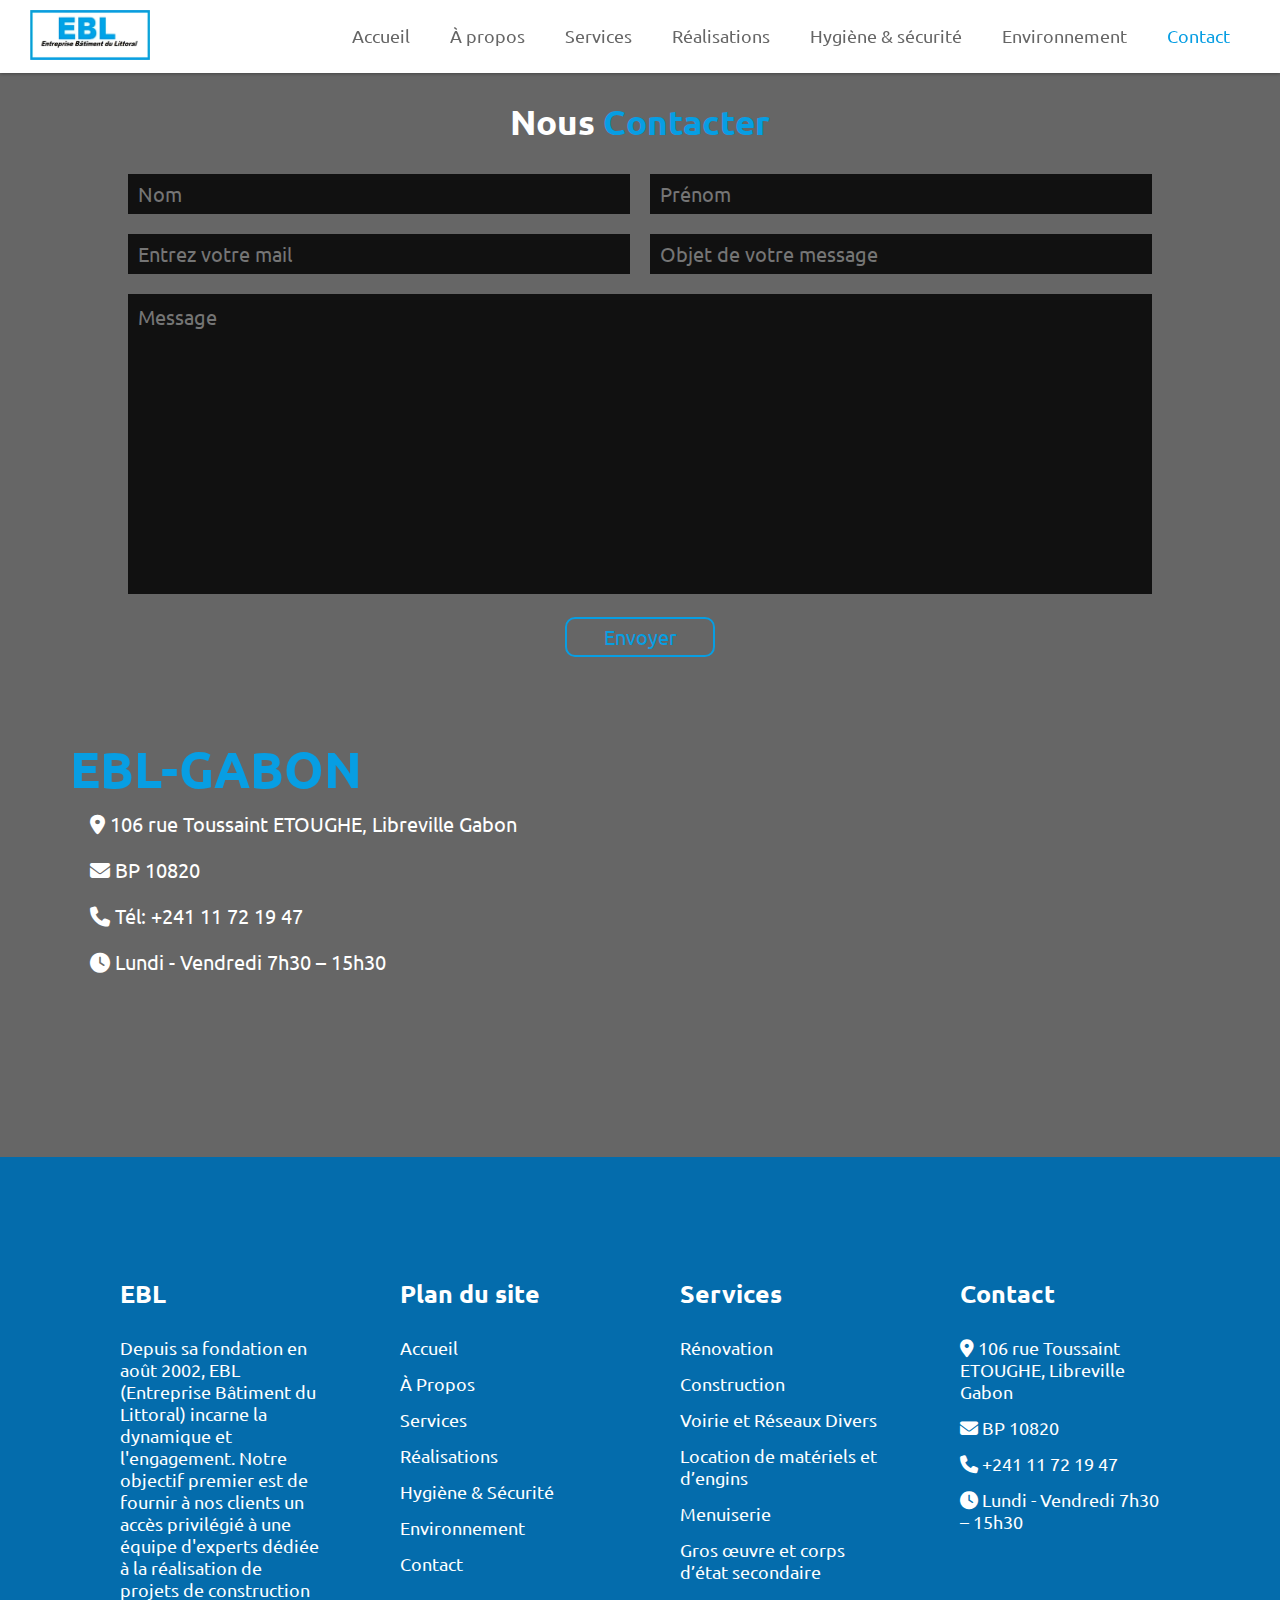
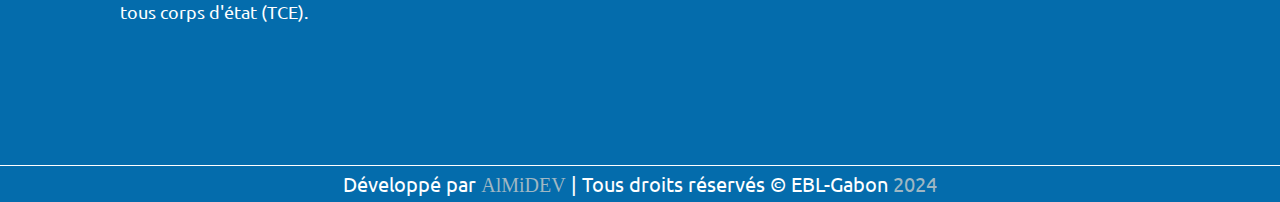
<file: contact.html>
<!DOCTYPE html>
<html lang="en">

<head>
    <meta charset="UTF-8">
    <meta name="viewport" content="width=device-width, initial-scale=1.0">
    <title>EBLGabon|Contact</title>
    <link rel="icon" href="Images/EBLlogo.png">
    <!--Font awesome cdn link-->
    <link rel="stylesheet" href="https://cdnjs.cloudflare.com/ajax/libs/font-awesome/6.5.1/css/all.min.css">
    <!--custom css file link-->
    <link rel="stylesheet" href="style.css">
</head>

<body>

    <!--Header section starts-->
    <header>

        <div class="logo">
            <a href="index.html"><img src="images/EBLlogo.png" alt="logo"></a>
        </div>

        <nav class="navbar">
            <ul>
                <li><a href="index.html">Accueil</a></li>
                <li><a href="presentation.html">À propos</a></li>
                <li><a href="services.html">Services</a></li>
                <li><a href="realisations.html">Réalisations</a></li>
                <li><a href="hse.html">Hygiène & sécurité</a></li>
                <li><a href="environnement.html">Environnement</a></li>
                <li><a href="contact.html"><span>Contact</span></a></li>
            </ul>
        </nav>

        <div class="fas fa-bars"></div>

    </header>
    <!--Header section ends-->

    <!--Contact section starts-->
    <section class="contact">

        <h1 class="subheading">Nous <span>Contacter</span></h1>

        <div class="form-container">

            <form action="" method="POST">
                <div class="inputBox">
                    <input type="text" name="Nom" placeholder="Nom" required>
                    <input type="text" name="Prenom" placeholder="Prénom">
                </div>
                <div class="inputBox">
                    <input type="email" name="Email" placeholder="Entrez votre mail" required>
                    <input type="text" name="Objet" placeholder="Objet de votre message">
                </div>
                <textarea name="Message" cols="30" rows="10" placeholder="Message" required></textarea>
                <div class="button">
                    <button type="submit" class="btn">Envoyer</button>
                </div>

            </form>

        </div>

        <div class="row">

            <div class="contact-info">
                <h2>EBL-GABON</h2>
                <p><i class="fas fa-map-marker-alt"></i> 106 rue Toussaint ETOUGHE, Libreville Gabon</p>
                <p><i class="fas fa-envelope"></i> BP 10820</p>
                <p><i class="fas fa-phone"></i> Tél: +241 11 72 19 47</p>
                <p><i class="fas fa-clock"></i> Lundi - Vendredi 7h30 – 15h30</p>
            </div>
            <div class="map">
                <iframe
                    src="https://www.google.com/maps/embed?pb=!1m18!1m12!1m3!1d3989.720331471685!2d9.43850857457122!3d0.4015598995945031!2m3!1f0!2f0!3f0!3m2!1i1024!2i768!4f13.1!3m3!1m2!1s0x107f3ba8ab56fc41%3A0x72fab027d5fc6cc5!2sEntreprise%20B%C3%A2timent%20du%20Littoral%20(EBL)!5e0!3m2!1sfr!2sma!4v1704638592978!5m2!1sfr!2sma"
                    style="border:0;" allowfullscreen="" loading="lazy"
                    referrerpolicy="no-referrer-when-downgrade"></iframe>

            </div>

        </div>

    </section>
    <!--Contact section ends-->

    <!--footer section starts-->
    <footer class="footer">
        <div class="box-container">

            <div class="box">

                <h3>EBL</h3>

                <p class="text">Depuis sa fondation en août 2002, EBL (Entreprise Bâtiment du Littoral) incarne la
                    dynamique et
                    l'engagement. Notre objectif premier est de fournir à nos clients un accès privilégié à une équipe
                    d'experts dédiée à la réalisation de projets de construction tous corps d'état (TCE).</p>

            </div>

            <div class="box">

                <h3>Plan du site</h3>
                <a href="index.html">Accueil</a>
                <a href="presentation.html">À Propos</a>
                <a href="services.html">Services</a>
                <a href="realisations.html">Réalisations</a>
                <a href="hse.html">Hygiène & Sécurité</a>
                <a href="environnement.html">Environnement</a>
                <a href="contact.html">Contact</a>

            </div>

            <div class="box">

                <h3>Services</h3>

                <a href="services.html#s1">Rénovation</a>
                <a href="services.html#s2">Construction</a>
                <a href="services.html#s3">Voirie et Réseaux Divers</a>
                <a href="services.html#s4">Location de matériels et d’engins</a>
                <a href="services.html#s5">Menuiserie</a>
                <a href="services.html#s6">Gros œuvre et corps d’état secondaire</a>

            </div>

            <div class="box">

                <h3>Contact</h3>
                <p><i class="fas fa-map-marker-alt"></i> 106 rue Toussaint ETOUGHE, Libreville Gabon</p>
                <p><i class="fas fa-envelope"></i> BP 10820</p>
                <p><i class="fas fa-phone"></i> +241 11 72 19 47</p>
                <p><i class="fas fa-clock"></i> Lundi - Vendredi 7h30 – 15h30</p>


            </div>
        </div>

        <div class="credit">Développé par <a href="almidev.org"> <span
                    style="font-family: Bodoni MT Black">AlMiDEV</span></a> | Tous droits réservés
            © EBL-Gabon <span>2024</span></div>
    </footer>
    <!--footer section ends-->


    <!--Custom js file link-->
    <script src="script.js"></script>


</body>

</html>
</file>
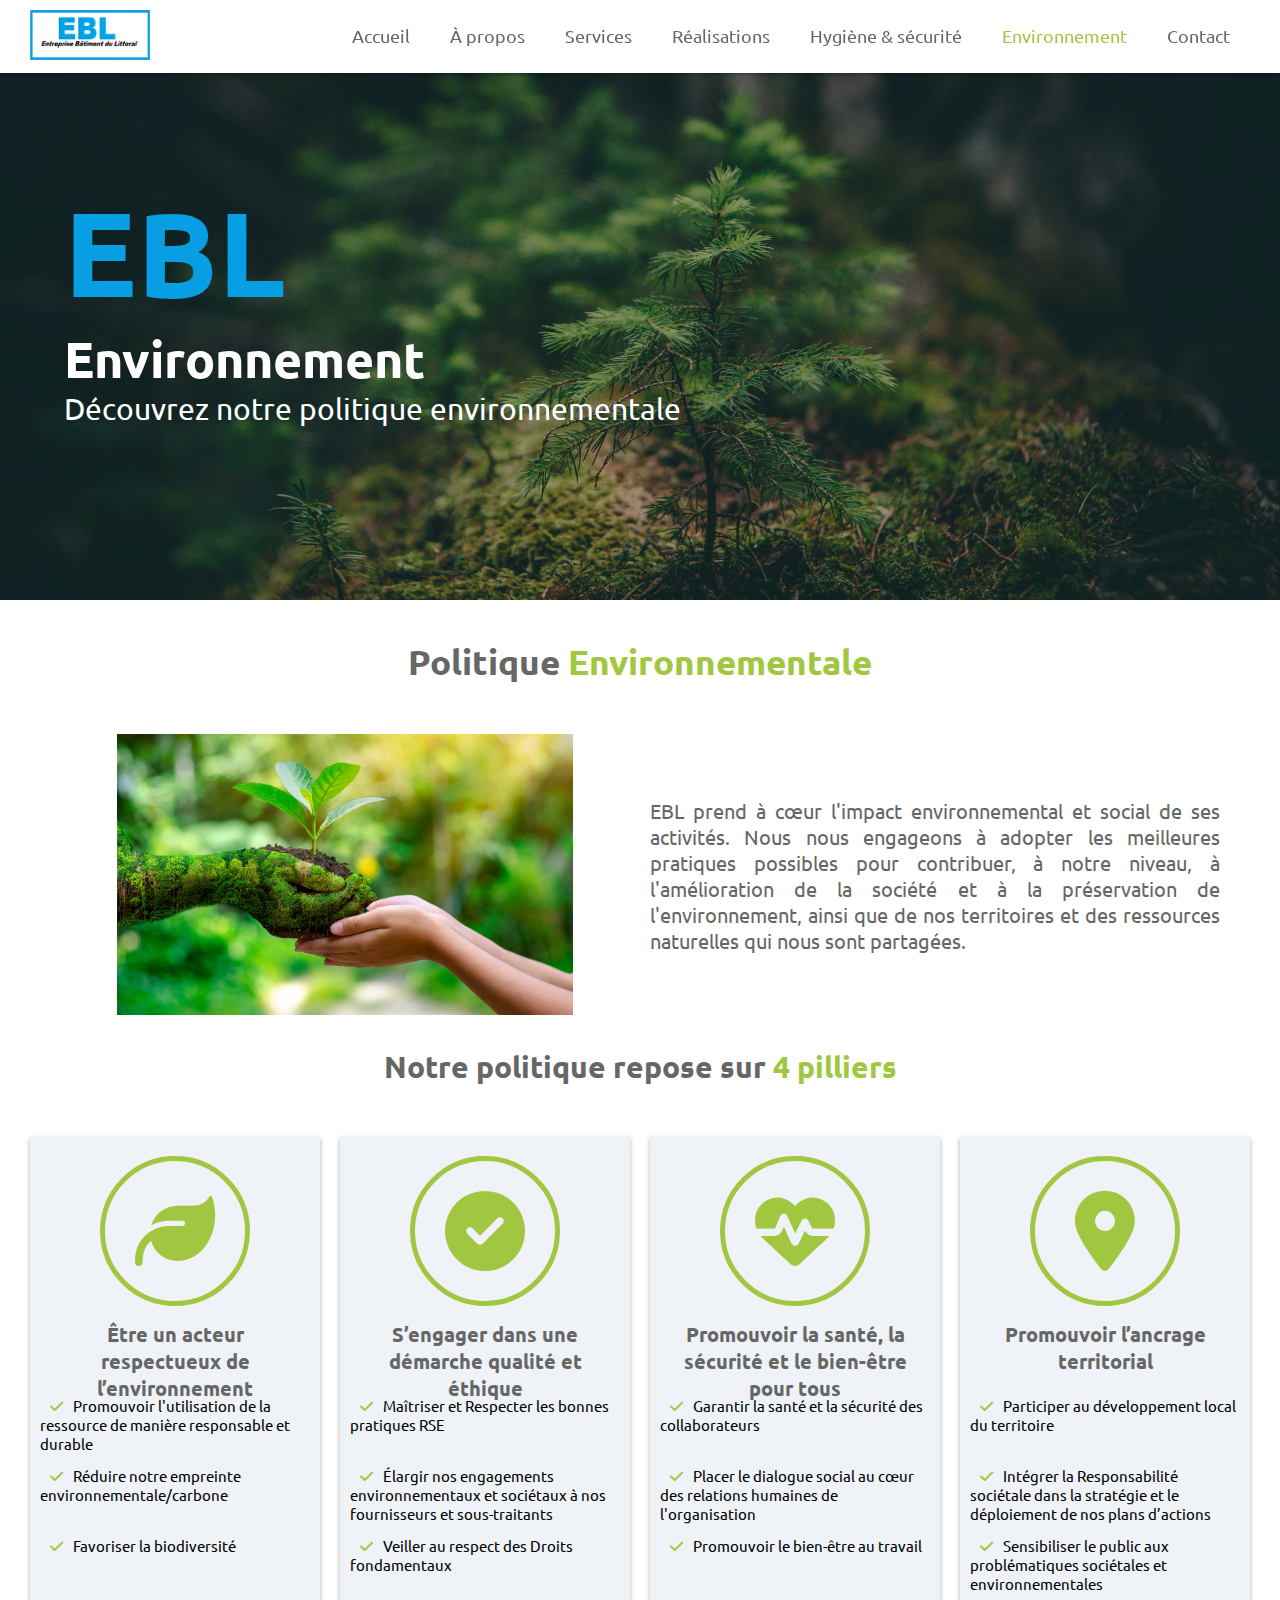
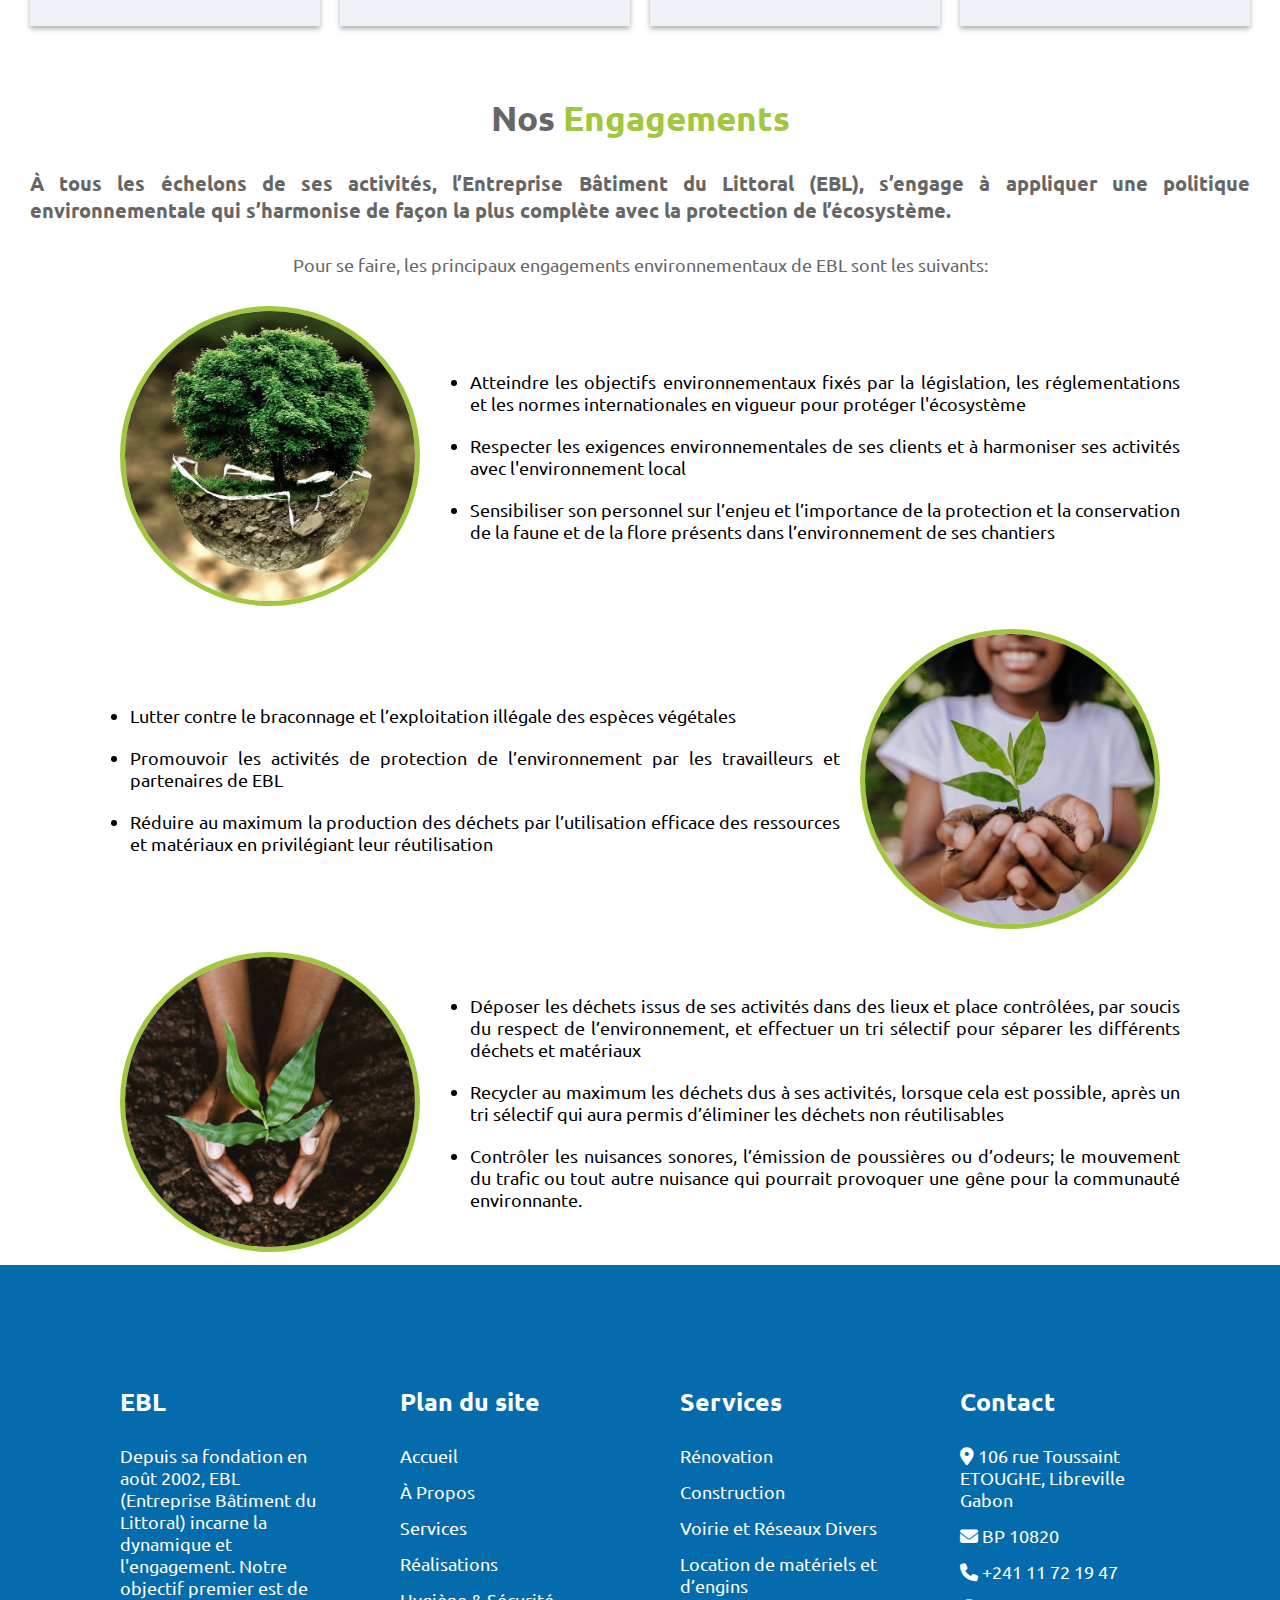
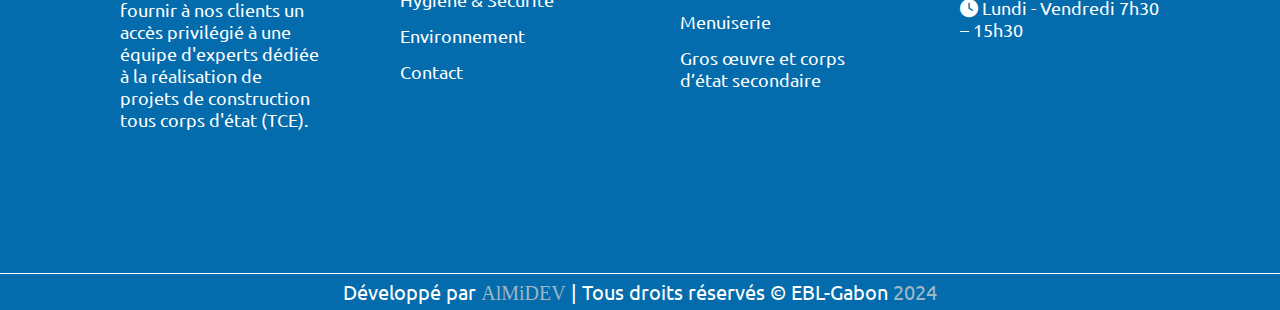
<file: environnement.html>
<!DOCTYPE html>
<html lang="en">

<head>
    <meta charset="UTF-8">
    <meta name="viewport" content="width=device-width, initial-scale=1.0">
    <title>EBLGabon|Environnement</title>
    <link rel="icon" href="Images/EBLlogo.png">
    <!--Font awesome cdn link-->
    <link rel="stylesheet" href="https://cdnjs.cloudflare.com/ajax/libs/font-awesome/6.5.1/css/all.min.css">
    <!--custom css file link-->
    <link rel="stylesheet" href="style.css">
    <link href="https://cdnjs.cloudflare.com/ajax/libs/OwlCarousel2/2.3.4/assets/owl.carousel.min.css" rel="stylesheet">
    <!--jQuery -->
    <script src="https://code.jquery.com/jquery-3.6.0.min.js"></script>
</head>

<body>

    <!--Header section starts-->
    <header>

        <div class="logo">
            <a href="index.html"><img src="images/EBLlogo.png" alt="logo"></a>
        </div>

        <nav class="navbar">
            <ul>
                <li><a href="index.html">Accueil</a></li>
                <li><a href="presentation.html">À propos</a></li>
                <li><a href="services.html">Services</a></li>
                <li><a href="realisations.html">Réalisations</a></li>
                <li><a href="hse.html">Hygiène & sécurité</a></li>
                <li><a href="environnement.html"><span class="green">Environnement</span></a></li>
                <li><a href="contact.html">Contact</a></li>
            </ul>
        </nav>

        <div class="fas fa-bars"></div>

    </header>
    <!--Header section ends-->

    <!--Banner section starts -->
    <section class="banner" id="banner">

        <img src="images/banner5.jpg">
        <div class="content">
            <h1>EBL</h1>
            <h2>Environnement</h1>
                <p>Découvrez notre politique environnementale</p>
        </div>

    </section>
    <!--Banner section ends-->

    <!--hse section starts-->
    <section class="hse">

        <h1 class="subheading">Politique<span class="green"> Environnementale</span></h1>

        <div class="row">
            <div class="image">
                <img src="images/environnement.jpg" alt="hse-img">
            </div>

            <div class="content">

                <p>EBL prend à cœur l'impact environnemental et social de ses activités. Nous nous engageons à adopter
                    les meilleures pratiques possibles pour contribuer, à notre niveau, à l'amélioration de la société
                    et à la préservation de l'environnement, ainsi que de nos territoires et des ressources naturelles
                    qui nous sont partagées.</p>

            </div>
        </div>

        <h2>Notre politique repose sur <span>4 pilliers</span></h2>

        <div class="box-container">

            <div class="box">
                <div class="img"><i class="fas fa-leaf"></i></div>
                <h3>Être un acteur respectueux de l’environnement</h3>
                <ul>
                    <li><i class="fas fa-check"></i>Promouvoir l'utilisation de la ressource de manière responsable et
                        durable</li>
                    <li><i class="fas fa-check"></i>Réduire notre empreinte environnementale/carbone</li>
                    <li><i class="fas fa-check"></i>Favoriser la biodiversité</li>
                </ul>
            </div>

            <div class="box">
                <div class="img"><i class="fas fa-check-circle"></i>
                </div>
                <h3>S’engager dans une démarche qualité et éthique</h3>
                <ul>
                    <li><i class="fas fa-check"></i>Maîtriser et Respecter les bonnes pratiques RSE</li>
                    <li><i class="fas fa-check"></i>Élargir nos engagements environnementaux et sociétaux à nos
                        fournisseurs et sous-traitants</li>
                    <li><i class="fas fa-check"></i>Veiller au respect des Droits
                        fondamentaux</li>
                </ul>
            </div>

            <div class="box">
                <div class="img"><i class="fas fa-heartbeat"></i>
                </div>
                <h3>Promouvoir la santé, la sécurité et le bien-être pour tous</h3>
                <ul>
                    <li><i class="fas fa-check"></i>Garantir la santé et la sécurité des collaborateurs</li>
                    <li><i class="fas fa-check"></i>Placer le dialogue social au cœur des relations
                        humaines de l'organisation</li>
                    <li><i class="fas fa-check"></i>Promouvoir le bien-être au travail</li>
                </ul>
            </div>

            <div class="box">
                <div class="img"><i class="fas fa-map-marker-alt"></i>
                </div>
                <h3>Promouvoir l’ancrage territorial</h3>
                <ul>
                    <li><i class="fas fa-check"></i>Participer au développement local du territoire</li>
                    <li><i class="fas fa-check"></i>Intégrer la Responsabilité sociétale dans la
                        stratégie et le déploiement de nos plans d’actions</li>
                    <li><i class="fas fa-check"></i>Sensibiliser le public aux problématiques
                        sociétales et environnementales</li>
                </ul>
            </div>

        </div>

    </section>
    <!--hse section ends-->

    <!--Commitments section starts-->
    <section class="commitment">

        <h1 class="subheading">Nos<span class="green"> Engagements</span></h1>

        <h2>À tous les échelons de ses activités, l’Entreprise Bâtiment du Littoral (EBL), s’engage à appliquer une
            politique environnementale qui s’harmonise de façon la plus complète avec la protection de l’écosystème.
        </h2>

        <p>Pour se faire, les principaux engagements environnementaux de EBL sont les suivants:</p>

        <div class="container">

            <div class="content">
                <div class="image">
                    <img src="images/env1.jpg">
                </div>
                <ul>
                    <li>Atteindre les objectifs environnementaux fixés par la législation, les réglementations et
                        les normes internationales en vigueur pour protéger l'écosystème</li>
                    <li>Respecter les exigences environnementales de ses clients et à harmoniser ses activités avec
                        l'environnement local</li>
                    <li>Sensibiliser son personnel sur l’enjeu et l’importance de la protection et la conservation
                        de la
                        faune et de la flore présents dans l’environnement de ses chantiers</li>
                </ul>
            </div>

            <div class="content">
                <div class="image">
                    <img src="images/env2.jpg">
                </div>
                <ul>
                    <li>Lutter contre le braconnage et l’exploitation illégale des espèces végétales</li>
                    <li>Promouvoir les activités de protection de l’environnement par les travailleurs et partenaires de
                        EBL</li>
                    <li>Réduire au maximum la production des déchets par l’utilisation efficace des ressources et
                        matériaux en privilégiant leur réutilisation</li>
                </ul>
            </div>

            <div class="content">
                <div class="image">
                    <img src="images/env3.jpg">
                </div>
                <ul>
                    <li>Déposer les déchets issus de ses activités dans des lieux et place contrôlées, par soucis du
                        respect
                        de l’environnement, et effectuer un tri sélectif pour séparer les différents déchets et
                        matériaux</li>
                    <li>Recycler au maximum les déchets dus à ses activités, lorsque cela est possible, après un tri
                        sélectif qui aura permis d’éliminer les déchets non réutilisables</li>
                    <li>Contrôler les nuisances sonores, l’émission de poussières ou d’odeurs; le mouvement du trafic ou
                        tout autre nuisance qui pourrait provoquer une gêne pour la communauté environnante.</li>
                </ul>
            </div>

        </div>

    </section>
    <!--Commitments section ends-->

    <!--footer section starts-->
    <footer class="footer">
        <div class="box-container">

            <div class="box">

                <h3>EBL</h3>

                <p class="text">Depuis sa fondation en août 2002, EBL (Entreprise Bâtiment du Littoral) incarne la
                    dynamique et
                    l'engagement. Notre objectif premier est de fournir à nos clients un accès privilégié à une équipe
                    d'experts dédiée à la réalisation de projets de construction tous corps d'état (TCE).</p>

            </div>

            <div class="box">

                <h3>Plan du site</h3>
                <a href="index.html">Accueil</a>
                <a href="presentation.html">À Propos</a>
                <a href="services.html">Services</a>
                <a href="realisations.html">Réalisations</a>
                <a href="hse.html">Hygiène & Sécurité</a>
                <a href="environnement.html">Environnement</a>
                <a href="contact.html">Contact</a>

            </div>

            <div class="box">

                <h3>Services</h3>

                <a href="services.html#s1">Rénovation</a>
                <a href="services.html#s2">Construction</a>
                <a href="services.html#s3">Voirie et Réseaux Divers</a>
                <a href="services.html#s4">Location de matériels et d’engins</a>
                <a href="services.html#s5">Menuiserie</a>
                <a href="services.html#s6">Gros œuvre et corps d’état secondaire</a>

            </div>

            <div class="box">

                <h3>Contact</h3>
                <p><i class="fas fa-map-marker-alt"></i> 106 rue Toussaint ETOUGHE, Libreville Gabon</p>
                <p><i class="fas fa-envelope"></i> BP 10820</p>
                <p><i class="fas fa-phone"></i> +241 11 72 19 47</p>
                <p><i class="fas fa-clock"></i> Lundi - Vendredi 7h30 – 15h30</p>


            </div>
        </div>

        <div class="credit">Développé par <a href="almidev.org"> <span
                    style="font-family: Bodoni MT Black">AlMiDEV</span></a> | Tous droits réservés
            © EBL-Gabon <span>2024</span></div>
    </footer>
    <!--footer section ends-->




    <!--Custom js file link-->
    <script src="script2.js"></script>

</body>

</html>
</file>
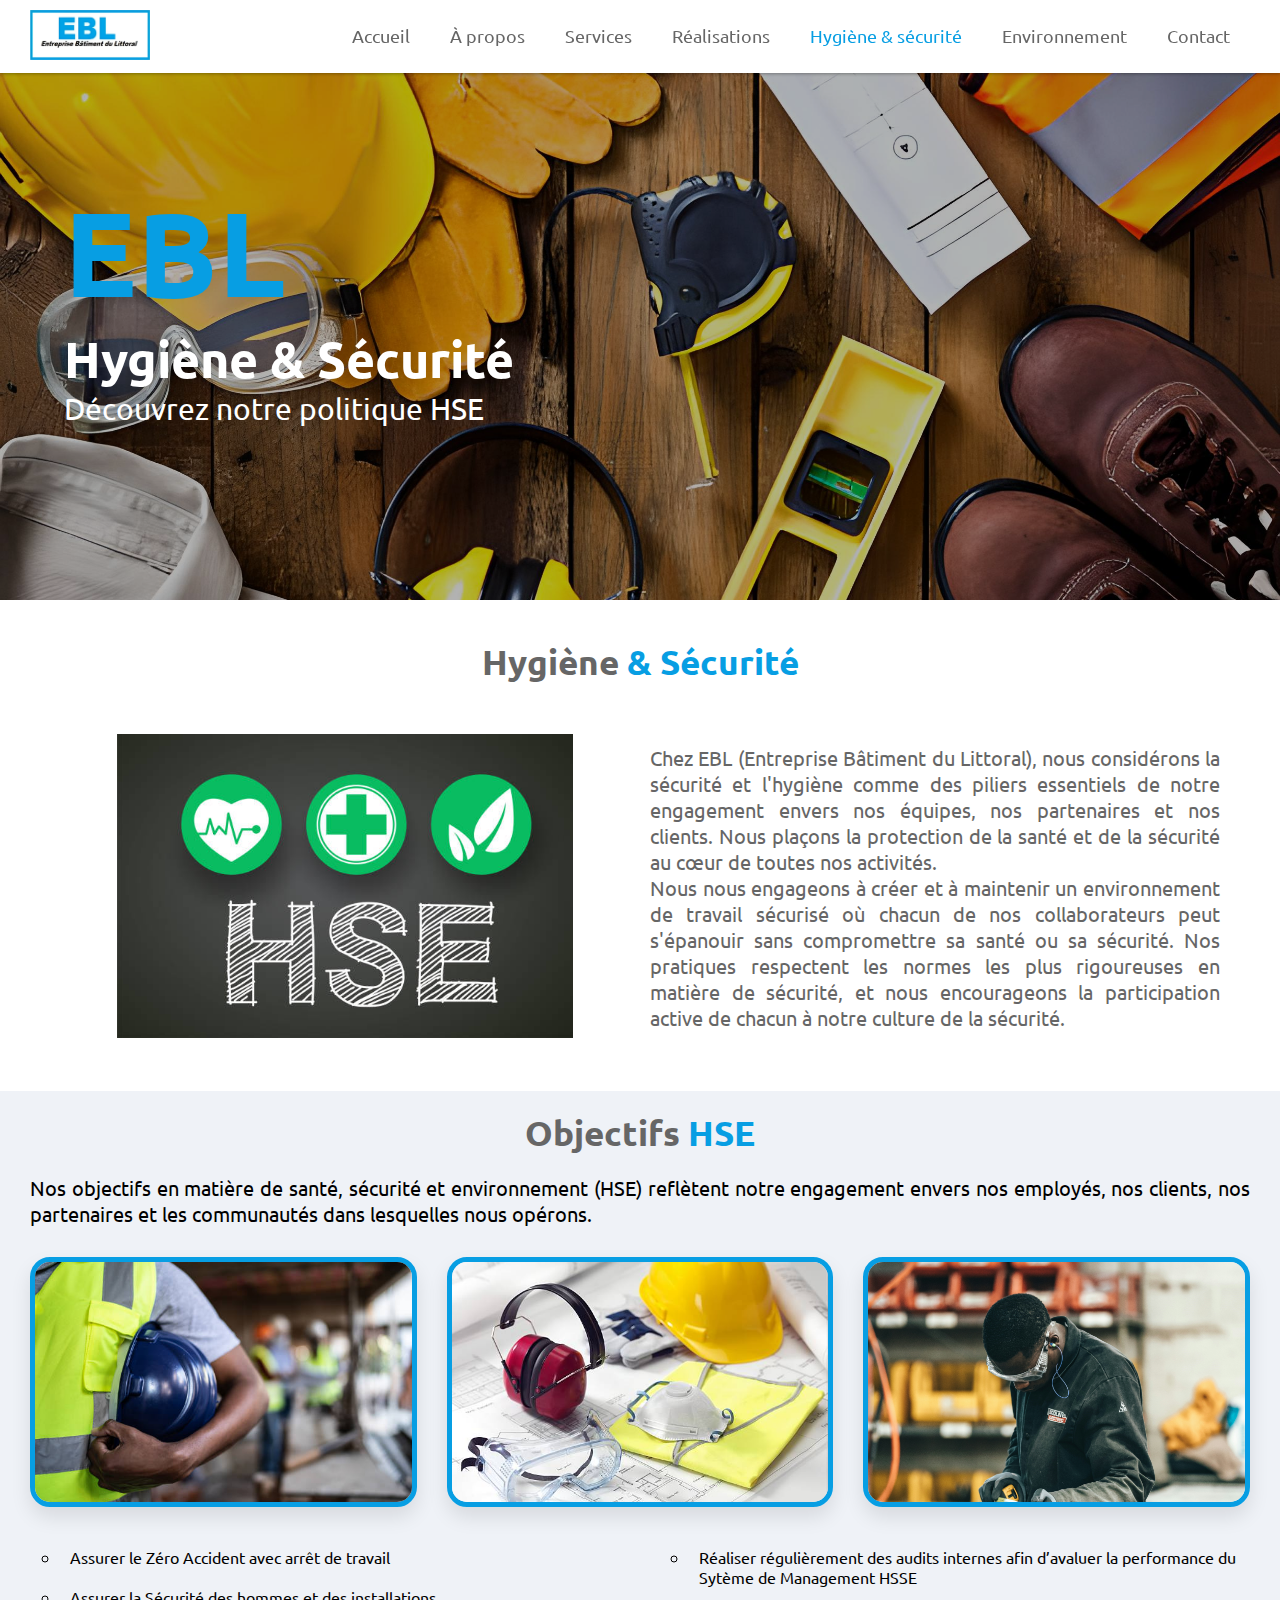
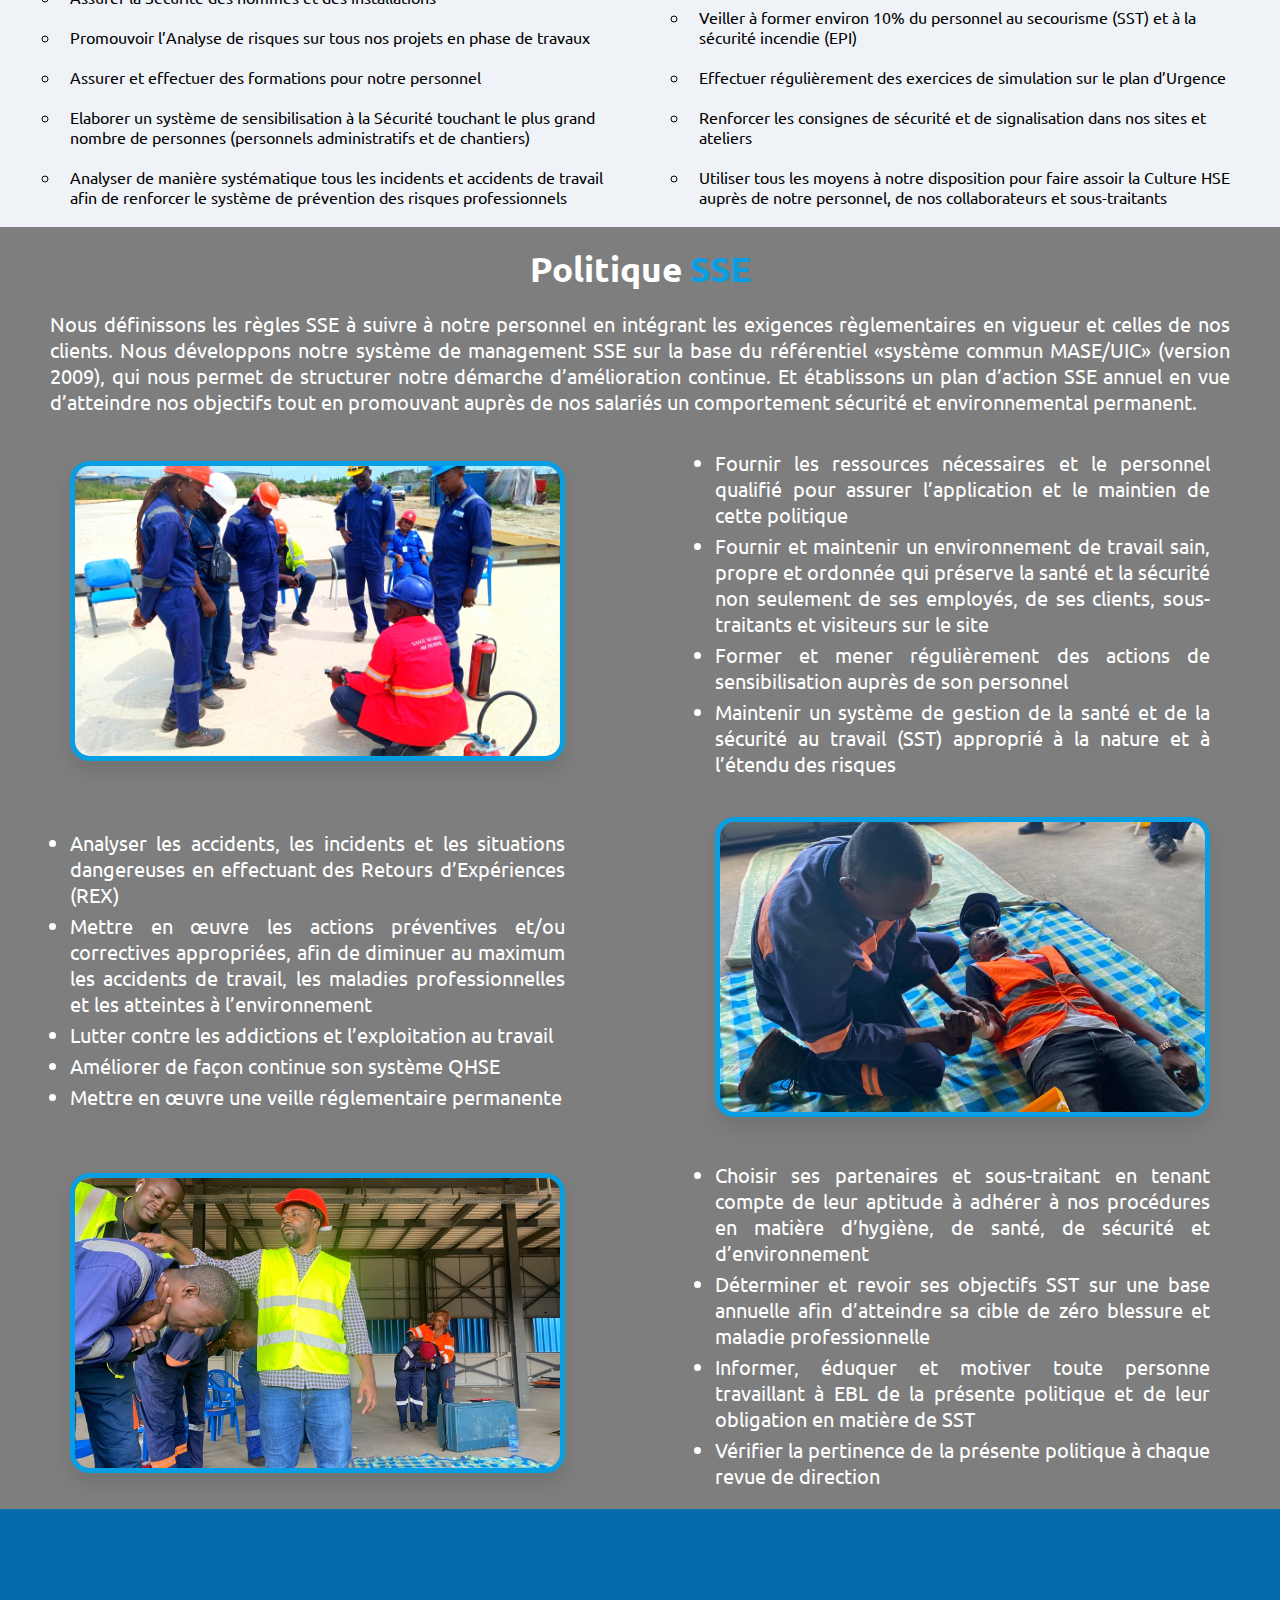
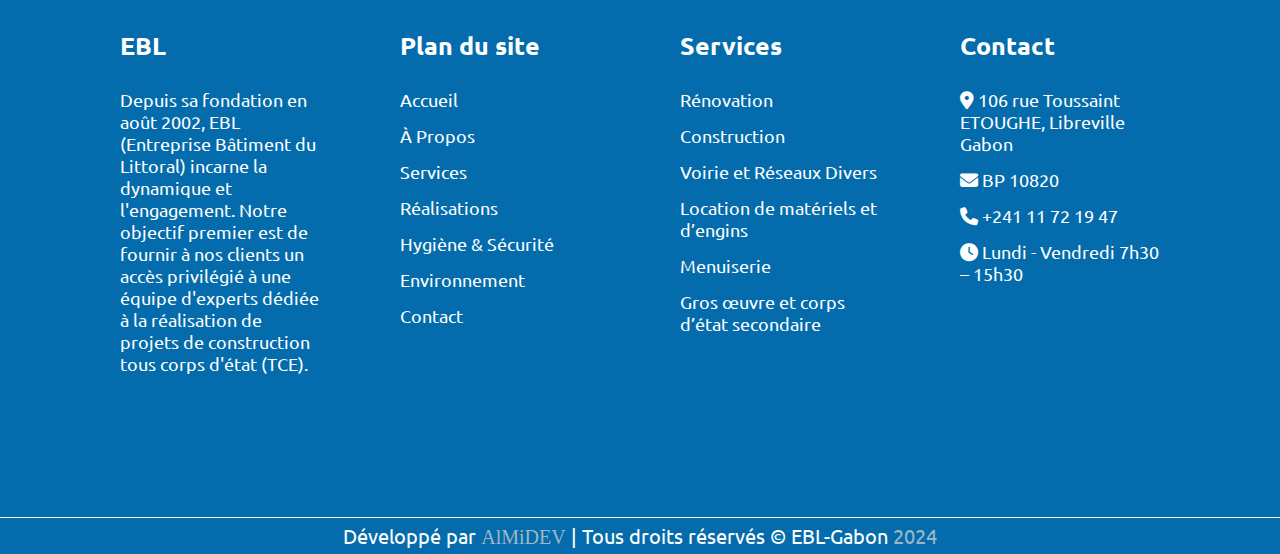
<file: hse.html>
<!DOCTYPE html>
<html lang="en">

<head>
    <meta charset="UTF-8">
    <meta name="viewport" content="width=device-width, initial-scale=1.0">
    <title>EBLGabon|HSE</title>
    <link rel="icon" href="Images/EBLlogo.png">
    <!--Font awesome cdn link-->
    <link rel="stylesheet" href="https://cdnjs.cloudflare.com/ajax/libs/font-awesome/6.5.1/css/all.min.css">
    <!--custom css file link-->
    <link rel="stylesheet" href="style.css">
    <link href="https://cdnjs.cloudflare.com/ajax/libs/OwlCarousel2/2.3.4/assets/owl.carousel.min.css" rel="stylesheet">
    <!--jQuery -->
    <script src="https://code.jquery.com/jquery-3.6.0.min.js"></script>
</head>

<body>

    <!--Header section starts-->
    <header>

        <div class="logo">
            <a href="index.html"><img src="images/EBLlogo.png" alt="logo"></a>
        </div>

        <nav class="navbar">
            <ul>
                <li><a href="index.html">Accueil</a></li>
                <li><a href="presentation.html">À propos</a></li>
                <li><a href="services.html">Services</a></li>
                <li><a href="realisations.html">Réalisations</a></li>
                <li><a href="hse.html"><span>Hygiène & sécurité</span></a></li>
                <li><a href="environnement.html">Environnement</a></li>
                <li><a href="contact.html">Contact</a></li>
            </ul>
        </nav>

        <div class="fas fa-bars"></div>

    </header>
    <!--Header section ends-->

    <!--Banner section starts -->
    <section class="banner" id="banner">

        <img src="images/banner4.png">
        <div class="content">
            <h1>EBL</h1>
            <h2>Hygiène & Sécurité</h1>
                <p>Découvrez notre politique HSE</p>
        </div>

    </section>
    <!--Banner section ends-->

    <!--hse section starts-->
    <section class="hse" id="hse">

        <h1 class="subheading">Hygiène<span> & Sécurité</span></h1>

        <div class="row">
            <div class="image">
                <img src="images/hse.jpg" alt="hse-img">
            </div>

            <div class="content">

                <p>Chez EBL (Entreprise Bâtiment du Littoral), nous considérons la sécurité et l'hygiène comme des
                    piliers essentiels de notre engagement envers nos équipes, nos partenaires et nos clients. Nous
                    plaçons la protection de la santé et de la sécurité au cœur de toutes nos activités.
                </p>
                <p>Nous nous engageons à créer et à maintenir un environnement de travail sécurisé où chacun de nos
                    collaborateurs peut s'épanouir sans compromettre sa santé ou sa sécurité. Nos pratiques respectent
                    les normes les plus rigoureuses en matière de sécurité, et nous encourageons la participation active
                    de chacun à notre culture de la sécurité.</p>

            </div>
        </div>

    </section>
    <!--hse section ends-->

    <!--goals section starts-->
    <section class="goals" id="goals">

        <h1 class="subheading">Objectifs<span> HSE</span></h1>

        <p>Nos objectifs en matière de santé, sécurité et environnement (HSE) reflètent notre engagement envers nos
            employés, nos clients, nos partenaires et les communautés dans lesquelles nous opérons.</p>

        <div class="row">
            <div class="image">
                <img src="images/hse1.jpg" alt="hse-img">
            </div>
            <div class="image">
                <img src="images/hse2.jpg" alt="hse-img">
            </div>
            <div class="image">
                <img src="images/hse3.jpg" alt="hse-img">
            </div>
        </div>

        <div class="content">
            <ul>
                <li>Assurer le Zéro Accident avec arrêt de travail</li>
                <li>Assurer la Sécurité des hommes et des installations</li>
                <li>Promouvoir l’Analyse de risques sur tous nos projets en phase de travaux</li>
                <li>Assurer et effectuer des formations pour notre personnel</li>
                <li>Elaborer un système de sensibilisation à la Sécurité touchant le plus grand nombre
                    de personnes (personnels administratifs et de chantiers)</li>
                <li>Analyser de manière systématique tous les incidents et accidents de travail afin de
                    renforcer le système de prévention des risques professionnels</li>

            </ul>

            <ul>
                <li>Réaliser régulièrement des audits internes afin d’avaluer la performance du Sytème
                    de Management HSSE</li>
                <li>Veiller à former environ 10% du personnel au secourisme (SST) et à la sécurité
                    incendie (EPI)</li>
                <li>Effectuer régulièrement des exercices de simulation sur le plan d’Urgence</li>
                <li>Renforcer les consignes de sécurité et de signalisation dans nos sites et ateliers</li>
                <li>Utiliser tous les moyens à notre disposition pour faire assoir la Culture HSE auprès
                    de notre personnel, de nos collaborateurs et sous-traitants</li>
            </ul>
        </div>

    </section>
    <!--goals section ends-->

    <!--politics section starts-->
    <section class="politics" id="politics">

        <h1 class="subheading">Politique<span> SSE</span></h1>

        <p>Nous définissons les règles SSE à suivre à notre personnel en intégrant les exigences règlementaires en
            vigueur et celles de nos clients. Nous développons notre système de management SSE sur la base du
            référentiel «système commun MASE/UIC» (version 2009), qui nous permet de structurer notre
            démarche d’amélioration continue. Et établissons un plan d’action SSE annuel en vue d’atteindre nos
            objectifs tout en promouvant auprès de nos salariés un comportement sécurité et environnemental
            permanent.
        </p>

        <div class="container">

            <div class="content">
                <div class="image">
                    <img src="images/sst1.jpg" alt="hse-img">
                </div>
                <ul>
                    <li>Fournir les ressources nécessaires et le personnel qualifié pour assurer l’application et le
                        maintien
                        de cette politique</li>
                    <li>Fournir et maintenir un environnement de travail sain, propre et ordonnée qui préserve la santé
                        et la sécurité non seulement de ses employés, de ses clients, sous-traitants et visiteurs sur le
                        site</li>
                    <li>Former et mener régulièrement des actions de sensibilisation auprès de son personnel</li>
                    <li>Maintenir un système de gestion de la santé et de la sécurité au travail (SST) approprié à la
                        nature
                        et à l’étendu des risques</li>
                </ul>
            </div>

            <div class="content">
                <div class="image">
                    <img src="images/sst2.jpeg" alt="hse-img">
                </div>
                <ul>
                    <li>Analyser les accidents, les incidents et les situations dangereuses en effectuant des Retours
                        d’Expériences (REX)</li>
                    <li>Mettre en œuvre les actions préventives et/ou correctives appropriées, afin de diminuer au
                        maximum les accidents de travail, les maladies professionnelles et les atteintes à
                        l’environnement</li>
                    <li>Lutter contre les addictions et l’exploitation au travail</li>
                    <li>Améliorer de façon continue son système QHSE</li>
                    <li>Mettre en œuvre une veille réglementaire permanente</li>
                </ul>
            </div>

            <div class="content">
                <div class="image">
                    <img src="images/sst3.jpeg" alt="hse-img">
                </div>
                <ul>

                    <li>Choisir ses partenaires et sous-traitant en tenant compte de leur aptitude à adhérer à nos
                        procédures en matière d’hygiène, de santé, de sécurité et d’environnement</li>
                    <li>Déterminer et revoir ses objectifs SST sur une base annuelle afin d’atteindre sa cible de zéro
                        blessure et maladie professionnelle</li>
                    <li>Informer, éduquer et motiver toute personne travaillant à EBL de la présente politique et de
                        leur
                        obligation en matière de SST</li>
                    <li>Vérifier la pertinence de la présente politique à chaque revue de direction</li>

                </ul>
            </div>

        </div>

        <div class="popup-image">
            <span>&times;</span>
            <img src="images/sst1.jpg" alt="hse-img">
        </div>

    </section>
    <!--politics section ends-->

    <!--footer section starts-->
    <footer class="footer">
        <div class="box-container">

            <div class="box">

                <h3>EBL</h3>

                <p class="text">Depuis sa fondation en août 2002, EBL (Entreprise Bâtiment du Littoral) incarne la
                    dynamique et
                    l'engagement. Notre objectif premier est de fournir à nos clients un accès privilégié à une équipe
                    d'experts dédiée à la réalisation de projets de construction tous corps d'état (TCE).</p>

            </div>

            <div class="box">

                <h3>Plan du site</h3>
                <a href="index.html">Accueil</a>
                <a href="presentation.html">À Propos</a>
                <a href="services.html">Services</a>
                <a href="realisations.html">Réalisations</a>
                <a href="hse.html">Hygiène & Sécurité</a>
                <a href="environnement.html">Environnement</a>
                <a href="contact.html">Contact</a>

            </div>

            <div class="box">

                <h3>Services</h3>

                <a href="services.html#s1">Rénovation</a>
                <a href="services.html#s2">Construction</a>
                <a href="services.html#s3">Voirie et Réseaux Divers</a>
                <a href="services.html#s4">Location de matériels et d’engins</a>
                <a href="services.html#s5">Menuiserie</a>
                <a href="services.html#s6">Gros œuvre et corps d’état secondaire</a>

            </div>

            <div class="box">

                <h3>Contact</h3>
                <p><i class="fas fa-map-marker-alt"></i> 106 rue Toussaint ETOUGHE, Libreville Gabon</p>
                <p><i class="fas fa-envelope"></i> BP 10820</p>
                <p><i class="fas fa-phone"></i> +241 11 72 19 47</p>
                <p><i class="fas fa-clock"></i> Lundi - Vendredi 7h30 – 15h30</p>


            </div>
        </div>

        <div class="credit">Développé par <a href="almidev.org"> <span
                    style="font-family: Bodoni MT Black">AlMiDEV</span></a> | Tous droits réservés
            © EBL-Gabon <span>2024</span></div>
    </footer>
    <!--footer section ends-->


    <!--Custom js file link-->
    <script src="script2.js"></script>
</body>

</html>
</file>
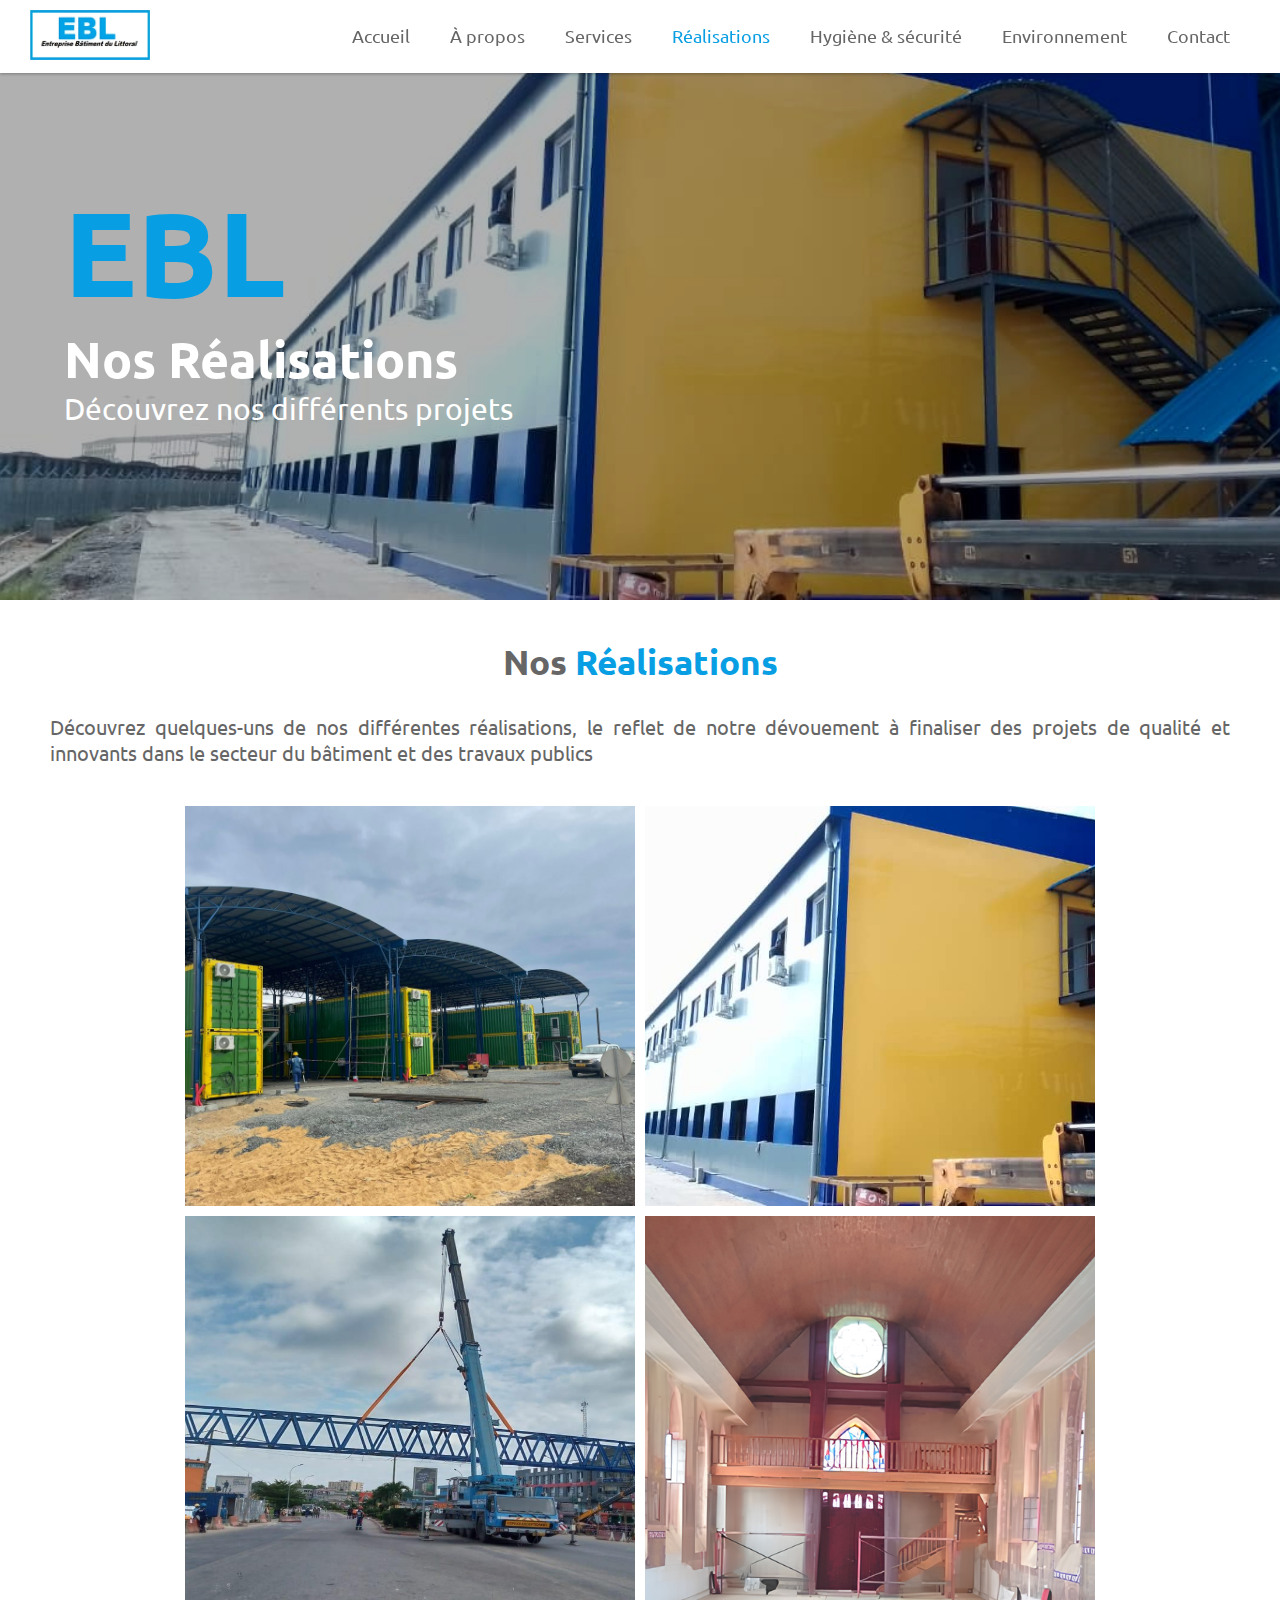
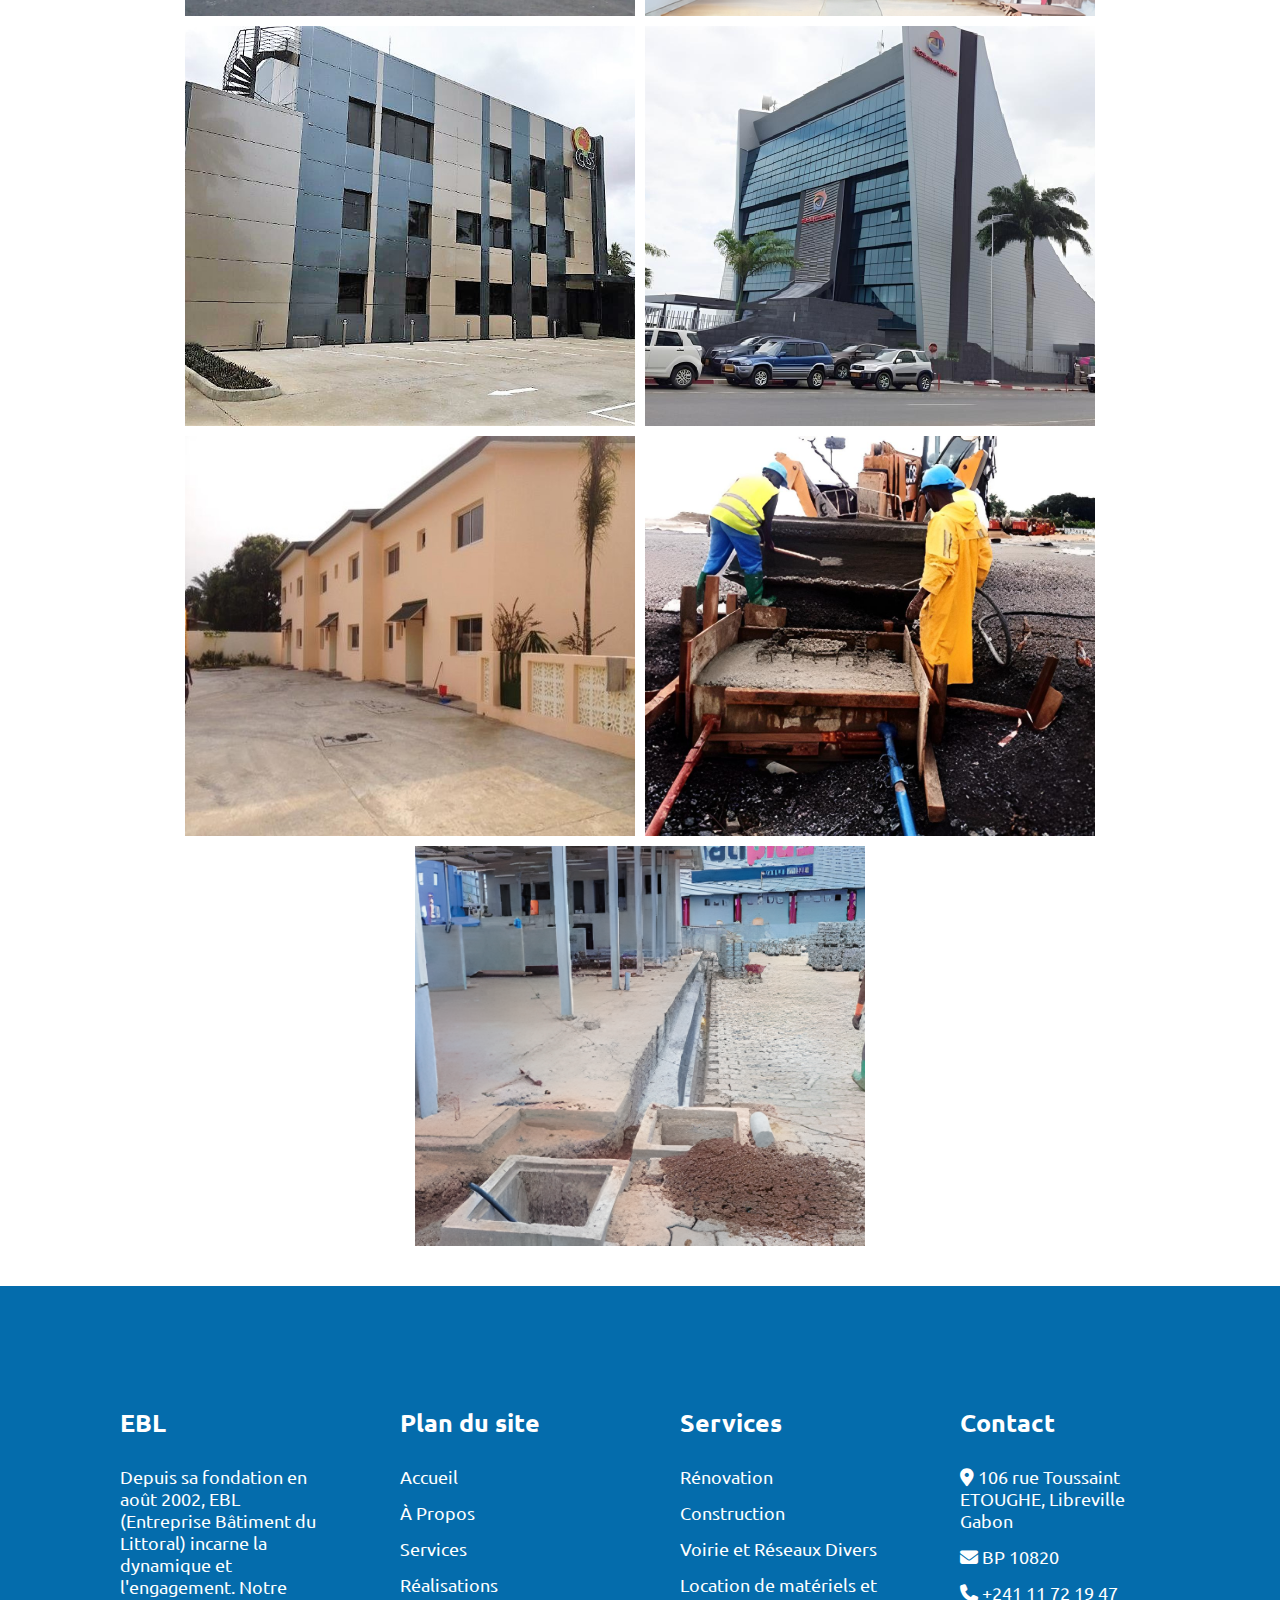
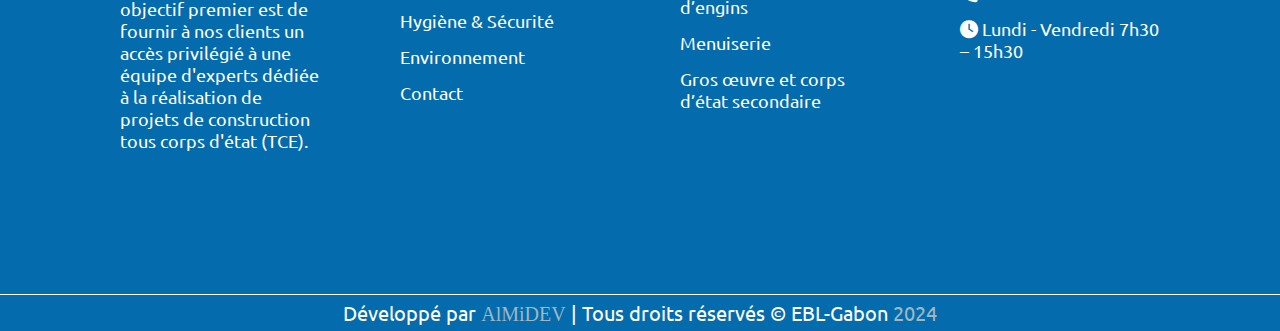
<file: realisations.html>
<!DOCTYPE html>
<html lang="en">

<head>
    <meta charset="UTF-8">
    <meta name="viewport" content="width=device-width, initial-scale=1.0">
    <title>EBLGabon|Réalisations</title>
    <link rel="icon" href="Images/EBLlogo.png">
    <!--Font awesome cdn link-->
    <link rel="stylesheet" href="https://cdnjs.cloudflare.com/ajax/libs/font-awesome/6.5.1/css/all.min.css">
    <!--custom css file link-->
    <link rel="stylesheet" href="style.css">
    <link href="https://cdnjs.cloudflare.com/ajax/libs/OwlCarousel2/2.3.4/assets/owl.carousel.min.css" rel="stylesheet">
    <!--jQuery -->
    <script src="https://code.jquery.com/jquery-3.6.0.min.js"></script>
</head>

<body>

    <!--Header section starts-->
    <header>

        <div class="logo">
            <a href="index.html"><img src="images/EBLlogo.png" alt="logo"></a>
        </div>

        <nav class="navbar">
            <ul>
                <li><a href="index.html">Accueil</a></li>
                <li><a href="presentation.html">À propos</a></li>
                <li><a href="services.html">Services</a></li>
                <li><a href="realisations.html"><span>Réalisations</span></a></li>
                <li><a href="hse.html">Hygiène & sécurité</a></li>
                <li><a href="environnement.html">Environnement</a></li>
                <li><a href="contact.html">Contact</a></li>
            </ul>
        </nav>

        <div class="fas fa-bars"></div>

    </header>
    <!--Header section ends-->

    <!--Banner section starts -->
    <section class="banner" id="banner">

        <img src="images/projet2.jpg">
        <div class="content">
            <h1>EBL</h1>
            <h2>Nos Réalisations</h1>
                <p>Découvrez nos différents projets</p>
        </div>

    </section>
    <!--Banner section ends-->

    <!--Achievements section starts-->
    <section class="achievements" id="achievements">

        <h1 class="subheading">Nos<span> Réalisations</span></h1>

        <p>Découvrez quelques-uns de nos différentes réalisations, le reflet de notre dévouement à finaliser des projets
            de qualité et
            innovants dans le secteur du bâtiment et des travaux publics</p>

        <div class="row">

            <div class="box" data-images="images/projet1.jpg,images/p11.jpg,images/p12.jpg">
                <img src="images/projet1.jpg">
                <div class="content">
                    <h3>Construction du Workshop Equipements & Maintenance pour OMP/GSEZ</h3>
                    <p>3 images</p>
                </div>
            </div>

            <div class="box"
                data-images="images/p21.jpg,images/p22.jpg,images/p23.jpg,images/p24.jpg,images/p25.jpg,images/p26.jpg">
                <img src="images/projet2.jpg">
                <div class="content">
                    <h3>Construction de deux ateliers pour OMP/GSEZ </h3>
                    <p>6 images</p>
                </div>
            </div>

            <div class="box" data-images="images/projet3.png,images/p31.jpg,images/p32.png">
                <img src="images/projet3.png">
                <div class="content">
                    <h3>Réalisation de la Passerelle
                        métallique au Carrefour SNI </h3>
                    <p>3 images</p>
                </div>
            </div>

            <div class="box" data-images="images/projet6.png,images/p41.png,images/p42.png">
                <img src="images/projet6.png">
                <div class="content">
                    <h3>Réhabilitation de l'Eglise Sainte-Marie</h3>
                    <p>3 images</p>
                </div>
            </div>

            <div class="box" data-images="images/p50.jpg,images/service1.jpg,images/p51.png,images/p52.png">
                <img src="images/service1.jpg">
                <div class="content">
                    <h3>Réhabilitation du bâtiment CIS Port-Gentil</h3>
                    <p>3 images</p>
                </div>
            </div>

            <div class="box" data-images="images/projet8.jpg,images/p61.png,images/p62.png">
                <img src="images/projet8.jpg">
                <div class="content">
                    <h3>Réhabilitation de l’immeuble Total Gabon du bord de mer</h3>
                    <p>3 images</p>
                </div>
            </div>

            <div class="box" data-images="images/projet7.jpg,images/p71.jpg,images/p72.png,images/p73.png">
                <img src="images/projet7.jpg">
                <div class="content">
                    <h3>Construction de logements avec piscines</h3>
                    <p>4 images</p>
                </div>
            </div>

            <div class="box" data-images="images/projet8.png,images/p81.jpg,images/p82.jpg,images/p83.jpg">
                <img src="images/projet8.png">
                <div class="content">
                    <h3>Travaux VRD à la « Baie des rois »</h3>
                    <p>4 images</p>
                </div>
            </div>

            <div class="box" data-images="images/projet9.png,images/p91.jpg">
                <img src="images/projet9.png">
                <div class="content">
                    <h3>Travaux VRD du parvis de CFAO Libreville</h3>
                    <p>2 images</p>
                </div>
            </div>

        </div>

        <div class="modal">
            <span class="close">&times;</span>
            <div class="modal-content">

                <div class="slides">

                </div>
            </div>
        </div>


    </section>
    <!--Achievements section ends-->

    <!--footer section starts-->
    <footer class="footer">
        <div class="box-container">

            <div class="box">

                <h3>EBL</h3>

                <p class="text">Depuis sa fondation en août 2002, EBL (Entreprise Bâtiment du Littoral) incarne la
                    dynamique et
                    l'engagement. Notre objectif premier est de fournir à nos clients un accès privilégié à une équipe
                    d'experts dédiée à la réalisation de projets de construction tous corps d'état (TCE).</p>

            </div>

            <div class="box">

                <h3>Plan du site</h3>
                <a href="index.html">Accueil</a>
                <a href="presentation.html">À Propos</a>
                <a href="services.html">Services</a>
                <a href="realisations.html">Réalisations</a>
                <a href="hse.html">Hygiène & Sécurité</a>
                <a href="environnement.html">Environnement</a>
                <a href="contact.html">Contact</a>

            </div>

            <div class="box">

                <h3>Services</h3>
                <a href="services.html#s1">Rénovation</a>
                <a href="services.html#s2">Construction</a>
                <a href="services.html#s3">Voirie et Réseaux Divers</a>
                <a href="services.html#s4">Location de matériels et d’engins</a>
                <a href="services.html#s5">Menuiserie</a>
                <a href="services.html#s6">Gros œuvre et corps d’état secondaire</a>

            </div>

            <div class="box">

                <h3>Contact</h3>
                <p><i class="fas fa-map-marker-alt"></i> 106 rue Toussaint ETOUGHE, Libreville Gabon</p>
                <p><i class="fas fa-envelope"></i> BP 10820</p>
                <p><i class="fas fa-phone"></i> +241 11 72 19 47</p>
                <p><i class="fas fa-clock"></i> Lundi - Vendredi 7h30 – 15h30</p>


            </div>
        </div>

        <div class="credit">Développé par <a href="almidev.org"> <span
                    style="font-family: Bodoni MT Black">AlMiDEV</span></a> | Tous droits réservés
            © EBL-Gabon <span>2024</span></div>
    </footer>
    <!--footer section ends-->


    <!--Custom js file link-->
    <script src="script2.js"></script>
    <script src="script3.js"></script>


</body>

</html>
</file>
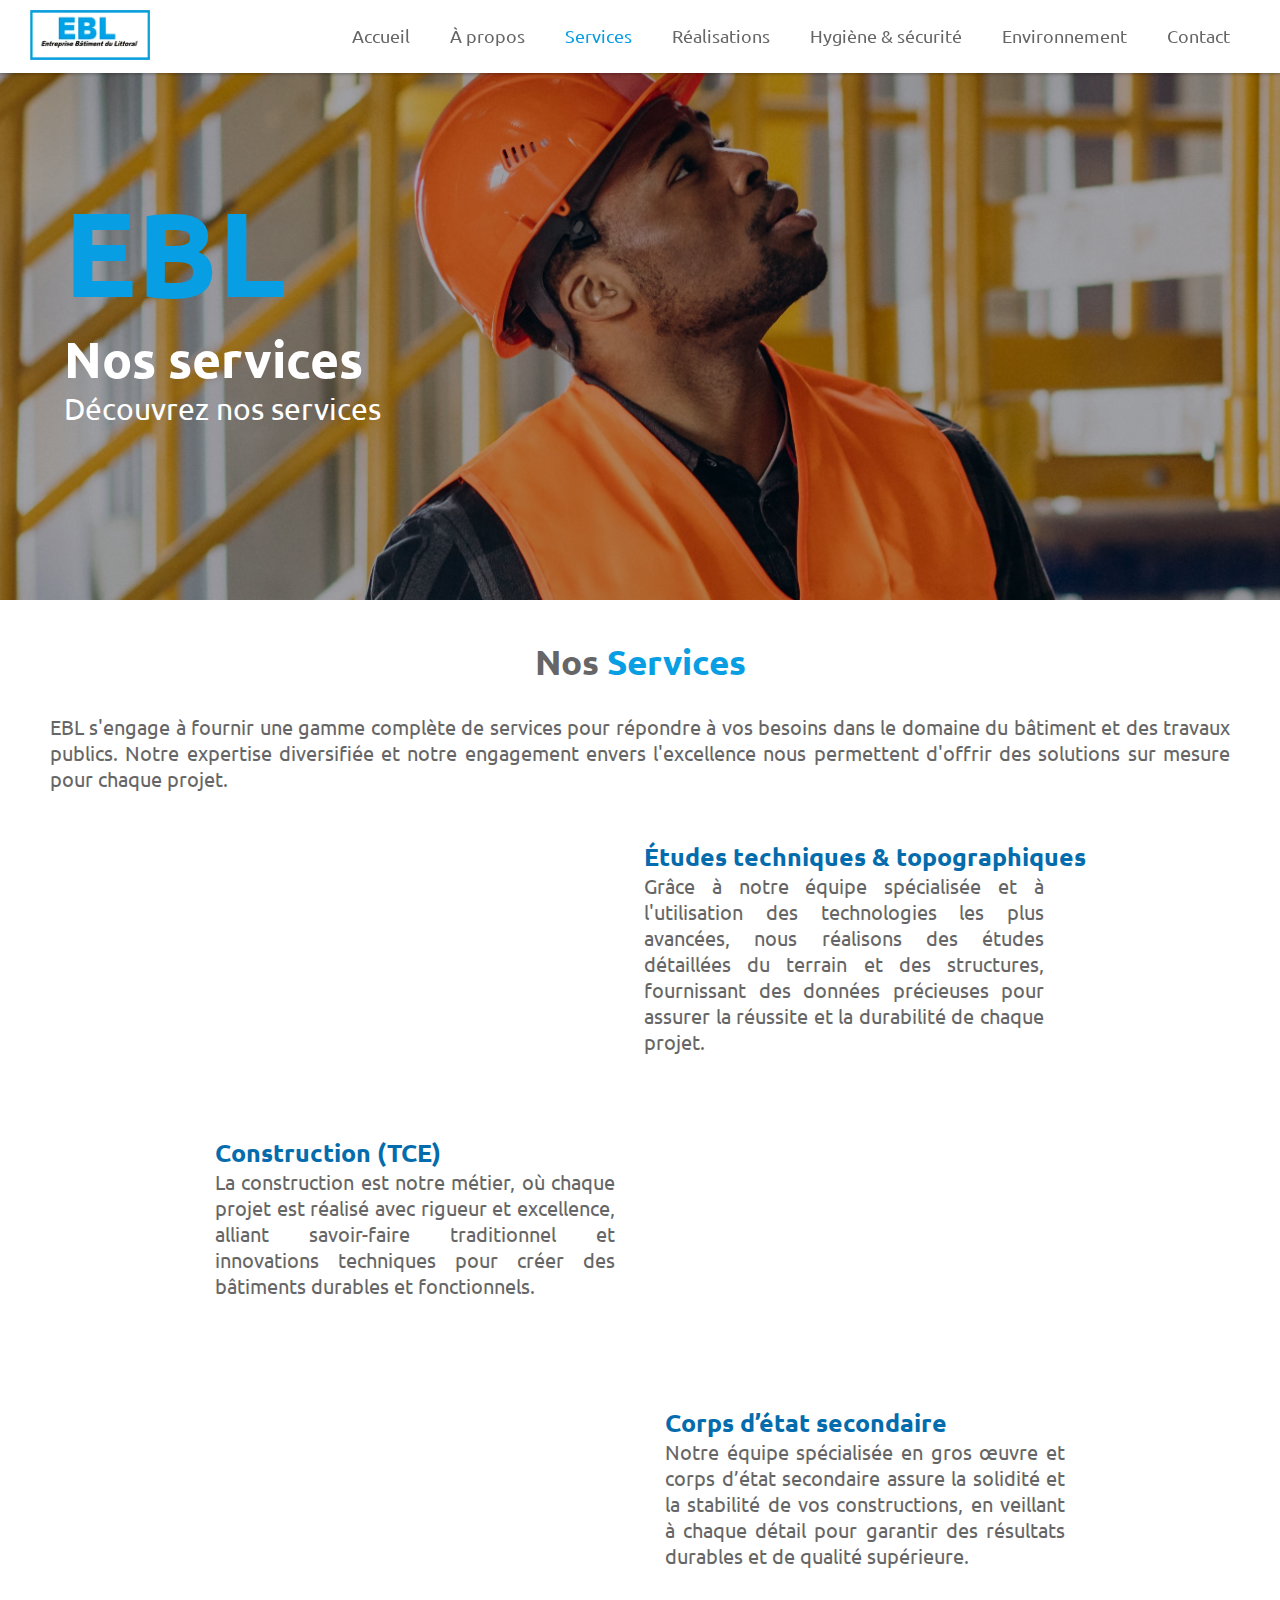
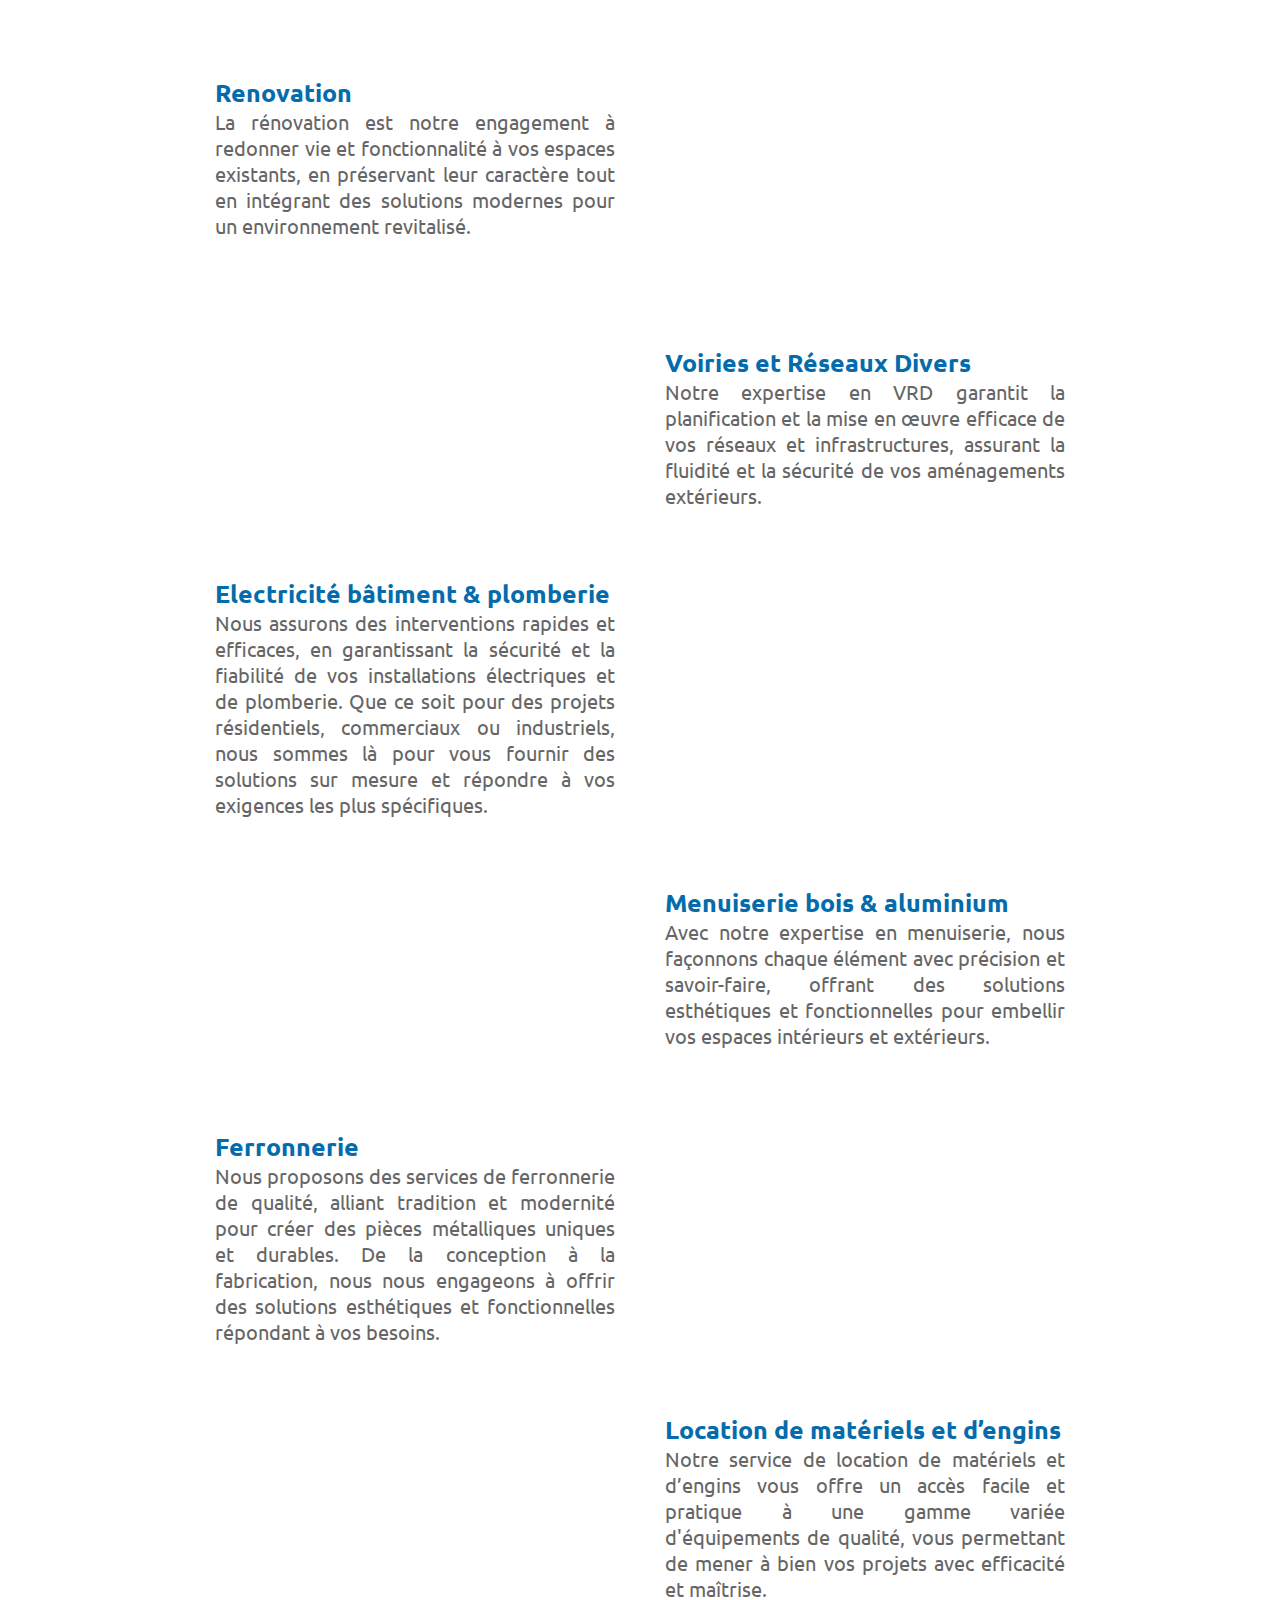
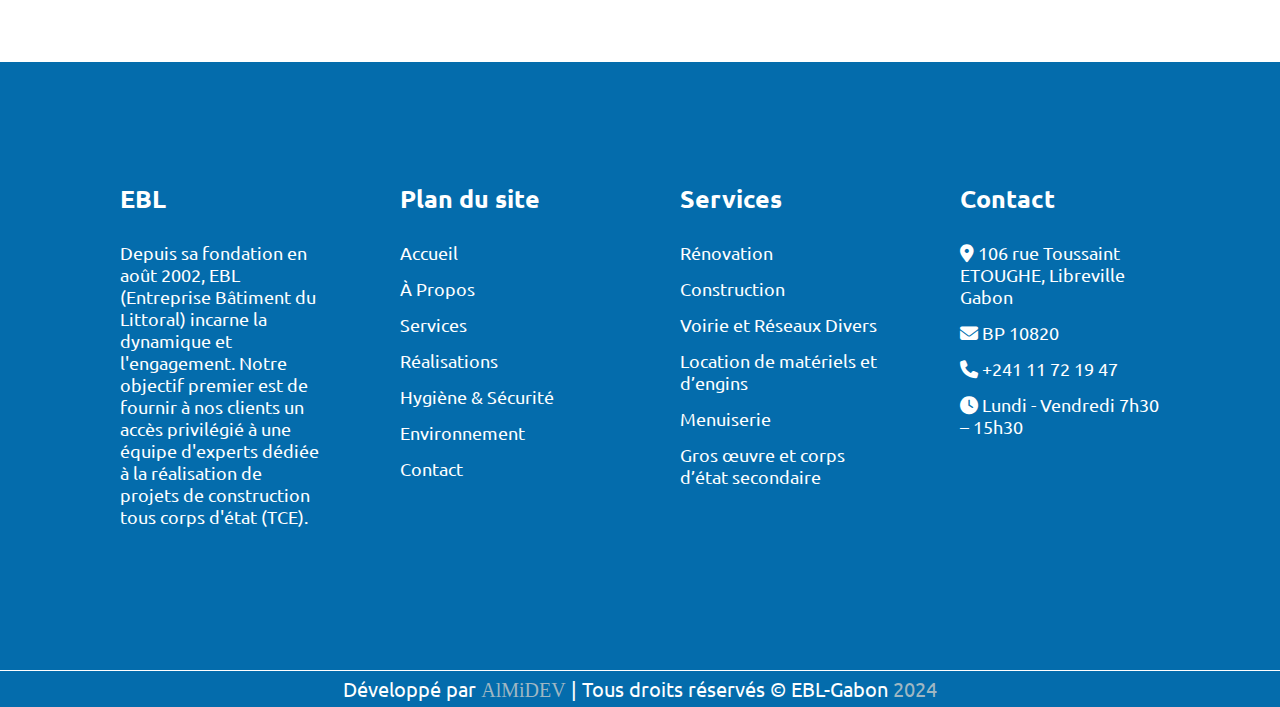
<file: services.html>
<!DOCTYPE html>
<html lang="en">

<head>
    <meta charset="UTF-8">
    <meta name="viewport" content="width=device-width, initial-scale=1.0">
    <title>EBLGabon|Services</title>
    <link rel="icon" href="Images/EBLlogo.png">
    <!--Font awesome cdn link-->
    <link rel="stylesheet" href="https://cdnjs.cloudflare.com/ajax/libs/font-awesome/6.5.1/css/all.min.css">
    <!--custom css file link-->
    <link rel="stylesheet" href="style.css">
    <link href="https://cdnjs.cloudflare.com/ajax/libs/OwlCarousel2/2.3.4/assets/owl.carousel.min.css" rel="stylesheet">
    <!--jQuery -->
    <script src="https://code.jquery.com/jquery-3.6.0.min.js"></script>
</head>

<body> 

    <!--Header section starts-->
    <header>

        <div class="logo">
            <a href="index.html"><img src="images/EBLlogo.png" alt="logo"></a>
        </div>

        <nav class="navbar">
            <ul>
                <li><a href="index.html">Accueil</a></li>
                <li><a href="presentation.html">À propos</a></li>
                <li><a href="services.html"><span>Services</span></a></li>
                <li><a href="realisations.html">Réalisations</a></li>
                <li><a href="hse.html">Hygiène & sécurité</a></li>
                <li><a href="environnement.html">Environnement</a></li>
                <li><a href="contact.html">Contact</a></li>
            </ul>
        </nav>

        <div class="fas fa-bars"></div>

    </header>
    <!--Header section ends-->

    <!--Banner section starts -->
    <section class="banner" id="banner">

        <img src="images/banner2.jpg">
        <div class="content">
            <h1>EBL</h1>
            <h2>Nos services</h1>
                <p>Découvrez nos services</p>
        </div>

    </section>
    <!--Banner section ends-->


    <!--Servicepage section starts-->
    <section class="servicepage" id="servicepage">

        <h1 class="subheading">Nos<span> Services</span></h1>

        <div class="text-area">
            <p>EBL s'engage à fournir une gamme complète de services pour répondre à
                vos besoins dans le domaine du bâtiment et des travaux publics. Notre expertise diversifiée et notre
                engagement envers l'excellence nous permettent d'offrir des solutions sur mesure pour chaque projet.</p>
        </div>

        <div class="row">

            <div class="content" id="s1">

                <div class="image">
                    <img src="images/services1.jpg">
                </div>

                <div class="text-content">
                    <h2>Études techniques & topographiques </h2>
                    <p>Grâce à notre équipe spécialisée et à l'utilisation des technologies les plus avancées, nous
                        réalisons des études détaillées du terrain et des structures, fournissant des données précieuses
                        pour assurer la réussite et la durabilité de chaque projet.</p>
                </div>

            </div>

            <div class="content" id="s2">

                <div class="text-content">
                    <h2>Construction (TCE)</h2>
                    <p>La construction est notre métier, où chaque projet est réalisé avec rigueur et excellence,
                        alliant savoir-faire traditionnel et innovations techniques pour créer des bâtiments durables et
                        fonctionnels.</p>
                </div>

                <div class="image">
                    <img src="images/service1.jpg">
                </div>

            </div>

            <div class="content" id="s6">

                <div class="image">
                    <img src="images/projet3.png">
                </div>

                <div class="text-content">
                    <h2>Corps d’état secondaire</h2>
                    <p>Notre équipe spécialisée en gros œuvre et corps d’état secondaire assure la solidité et la
                        stabilité de vos constructions, en veillant à chaque détail pour garantir des résultats durables
                        et de qualité supérieure.</p>
                </div>

            </div>

            <div class="content" id="s1">

                <div class="text-content">
                    <h2>Renovation</h2>
                    <p>La rénovation est notre engagement à redonner vie et fonctionnalité à vos espaces existants, en
                        préservant leur caractère tout en intégrant des solutions modernes pour un environnement
                        revitalisé.</p>
                </div>

                <div class="image">
                    <img src="images/projet8.jpg">
                </div>

            </div>

            <div class="content" id="s3">

                <div class="image">
                    <img src="images/projet9.png">
                </div>

                <div class="text-content">
                    <h2>Voiries et Réseaux Divers</h2>
                    <p>Notre expertise en VRD garantit la planification et la mise en œuvre efficace de vos réseaux et
                        infrastructures, assurant la fluidité et la sécurité de vos aménagements extérieurs.</p>
                </div>

            </div>

            <div class="content" id="s4">

                <div class="text-content">
                    <h2>Electricité bâtiment & plomberie</h2>
                    <p>Nous assurons des interventions rapides et efficaces, en garantissant la sécurité
                        et la fiabilité de vos installations électriques et de plomberie. Que ce soit pour des projets
                        résidentiels, commerciaux ou industriels, nous sommes là pour vous fournir des solutions sur
                        mesure et répondre à vos exigences les plus spécifiques.</p>
                </div>

                <div class="image">
                    <img src="images/p25.jpg">
                </div>

            </div>

            <div class="content" id="s5">

                <div class="image">
                    <img src="images/image.png">
                </div>

                <div class="text-content">
                    <h2>Menuiserie bois & aluminium</h2>
                    <p>Avec notre expertise en menuiserie, nous façonnons chaque élément avec précision et savoir-faire,
                        offrant des solutions esthétiques et fonctionnelles pour embellir vos espaces intérieurs et
                        extérieurs.</p>
                </div>

            </div>

            <div class="content" id="s4">

                <div class="text-content">
                    <h2>Ferronnerie</h2>
                    <p>Nous proposons des services de ferronnerie de qualité, alliant tradition et modernité pour créer des
                        pièces métalliques uniques et durables. De la conception à la fabrication, nous nous engageons à
                        offrir des solutions esthétiques et fonctionnelles répondant à vos besoins.</p>
                </div>

                <div class="image">
                    <img src="images/ferronnerie.png">
                </div>

            </div>

            <div class="content" id="s4">

                <div class="image">
                    <img src="images/engins.png">
                </div>

                <div class="text-content">
                    <h2>Location de matériels et d’engins</h2>
                    <p>Notre service de location de matériels et d’engins vous offre un accès facile et pratique à une
                        gamme variée d'équipements de qualité, vous permettant de mener à bien vos projets avec
                        efficacité et maîtrise.</p>
                </div>

            </div>





        </div>

        <div class="popup-image">
            <span>&times;</span>
            <img src="images/projet8.png">
        </div>

    </section>
    <!--Servicepage section ends-->


    <!--footer section starts-->
    <footer class="footer">
        <div class="box-container">

            <div class="box">

                <h3>EBL</h3>

                <p class="text">Depuis sa fondation en août 2002, EBL (Entreprise Bâtiment du Littoral) incarne la
                    dynamique et
                    l'engagement. Notre objectif premier est de fournir à nos clients un accès privilégié à une équipe
                    d'experts dédiée à la réalisation de projets de construction tous corps d'état (TCE).</p>

            </div>

            <div class="box">

                <h3>Plan du site</h3>
                <a href="index.html">Accueil</a>
                <a href="presentation.html">À Propos</a>
                <a href="services.html">Services</a>
                <a href="realisations.html">Réalisations</a>
                <a href="hse.html">Hygiène & Sécurité</a>
                <a href="environnement.html">Environnement</a>
                <a href="contact.html">Contact</a>

            </div>

            <div class="box">

                <h3>Services</h3>

                <a href="services.html#s1">Rénovation</a>
                <a href="services.html#s2">Construction</a>
                <a href="services.html#s3">Voirie et Réseaux Divers</a>
                <a href="services.html#s4">Location de matériels et d’engins</a>
                <a href="services.html#s5">Menuiserie</a>
                <a href="services.html#s6">Gros œuvre et corps d’état secondaire</a>

            </div>

            <div class="box">

                <h3>Contact</h3>
                <p><i class="fas fa-map-marker-alt"></i> 106 rue Toussaint ETOUGHE, Libreville Gabon</p>
                <p><i class="fas fa-envelope"></i> BP 10820</p>
                <p><i class="fas fa-phone"></i> +241 11 72 19 47</p>
                <p><i class="fas fa-clock"></i> Lundi - Vendredi 7h30 – 15h30</p>


            </div>
        </div>

        <div class="credit">Développé par <a href="almidev.org"> <span
                    style="font-family: Bodoni MT Black">AlMiDEV</span></a> | Tous droits réservés
            © EBL-Gabon <span>2024</span></div>
    </footer>
    <!--footer section ends-->


    <!--Custom js file link-->
    <script src="script2.js"></script>
    <script src="https://code.jquery.com/jquery-3.6.0.min.js"></script>
    <script src="https://cdnjs.cloudflare.com/ajax/libs/OwlCarousel2/2.3.4/owl.carousel.min.js">
    </script>


</body>

</html>
</file>
<file: style.css>
@import url('https://fonts.googleapis.com/css2?family=Ubuntu:ital,wght@0,300;0,400;0,500;0,700;1,300;1,400;1,500;1,700&display=swap');

:root {
    --bluelight: #079ee3;
    --blue: #046cac;
    --white: #fff;
    --white2: #eff2f7;
    --black: #333;
    --grey: #666;
    --greylight: #7e7e7e;
    --green:#A1C740;
    --webkit-clip-path: polygon(50% 0%, 0% 50%, 50% 100%, 100% 50%);
}

html::-webkit-scrollbar {
    width: 1.2rem;
}

html::-webkit-scrollbar-track {
    background: var(--grey);
}

html::-webkit-scrollbar-thumb {
    background: var(--bluelight)
}

* {
    font-family: 'Ubuntu', sans-serif;
    text-decoration: none;
    box-sizing: border-box;
    margin: 0;
    padding: 0;
    outline: none;
    border: none;
    transition: all .2s linear;
}

*::selection {
    background-color: var(--bluelight);
    color: var(--white);
}

html {
    font-size: 62.5%;
    overflow-x: hidden;
    scroll-padding-top: 5rem;
    scroll-behavior: smooth;
}

.heading {
    margin: 2rem;
    text-align: center;
    font-size: 4rem;
    color: var(--grey);
    padding-top: 1rem;
}

.heading span {
    color: var(--bluelight);
}

.subheading {
    margin: 2rem;
    text-align: center;
    font-size: 3.5rem;
    color: var(--grey);
    padding-top: 2rem;
}

.subheading span {
    color: var(--bluelight);
}

.btn {
    background: none;
    border: .2rem solid var(--bluelight);
    border-radius: 1rem;
    width: 15rem;
    height: 4rem;
    margin: 1rem 0;
    cursor: pointer;
    color: var(--bluelight);
    font-size: 2rem;
}

.btn:hover {
    background: var(--bluelight);
    color: var(--white);
}

/*Header style*/
header {
    display: flex;
    align-items: center;
    justify-content: space-between;
    background: var(--white);
    position: fixed;
    top: 0;
    left: 0;
    box-shadow: 0 .1rem .3rem rgba(0, 0, 0, .3);
    z-index: 1000;
    width: 100%;
    padding: 1rem 3rem;
}

header .logo img {
    width: 12rem;
    height: 5rem;
}

header .navbar ul {
    display: flex;
    justify-content: space-between;
    align-items: center;
    list-style-type: none;
}

header .navbar ul li a {
    font-size: 1.8rem;
    color: var(--grey);
    padding: 2.62rem 2rem;
}

header .navbar ul li a span {
    color: var(--bluelight);
}

header .navbar ul li a:hover span {
    color: var(--white);
}

header .navbar ul li a:hover {
    background: var(--bluelight);
    color: var(--white);
}

header .fa-bars {
    font-size: 2rem;
    color: var(--grey);
    cursor: pointer;
    display: none;
}

/*Home section style*/
.home .slider {
    position: relative;
    width: 100%;
    height: 85vh;
}

.home .slider .slide {
    position: absolute;
    width: 100%;
    height: 100%;
    opacity: 0;
    transition: opacity 0.5s ease-in-out;
    pointer-events: none;
}

.home .slider .slide.active {
    opacity: 1;
    pointer-events: auto;
}

.home .slide img {
    width: 100%;
    height: 100%;
    object-fit: cover;
}

.home .slide::before {
    content: "";
    position: absolute;
    top: 0;
    left: 0;
    width: 100%;
    height: 100%;
    background-color: rgba(0, 0, 0, 0.3);
}

.home .slide-content {
    position: absolute;
    bottom: 30rem;
    left: 50%;
    transform: translateX(-70%);
    text-align: left;
    color: var(--bluelight);
    transition: bottom 0.8s ease-in-out;
}

.slide-content.animate-up {
    bottom: 20rem;
}

.slide-content h1 {
    font-size: 10rem;
    margin-bottom: 1rem;
}

.slide-content p {
    font-size: 3rem;
    color: var(--white);
}

.prev,
.next {
    position: absolute;
    bottom: .0rem;
    background: var(--bluelight);
    padding: 1rem 3rem;
    color: var(--white);
    cursor: pointer;
}

.prev:hover,
.next:hover {
    background: var(--blue);
    color: var(--white);
    cursor: pointer;
}

.prev {
    left: .0rem;
    font-size: 5rem;
}

.next {
    right: .0rem;
    font-size: 5rem;
}

/*About section style*/
.about .row {
    display: flex;
    align-items: center;
    justify-content: space-around;
    flex-wrap: wrap;
    padding: 5rem 4rem;
    position: relative;
    overflow: hidden;
}

.about .row:before {
    content: '';
    position: absolute;
    top: 1rem;
    left: 0;
    width: 30%;
    height: 100%;
    background-color: var(--bluelight);
    z-index: 1;
    transform: skewX(-20deg);
}

.about .row .image {
    flex: 1 1 40rem;
    padding: 0 5rem;
    position: relative;
    z-index: 2;
}

.about .row .content {
    flex: 1 1 40rem;
    padding: 0 5rem;
}

.about .row .content {
    opacity: 0;
    transform: translateY(50px);
    transition: opacity 0.8s ease, transform 0.8s ease;
}

.about .row .content.animate {
    opacity: 1;
    transform: translateY(0);
}

.about .row .image img {
    height: 45rem;
    width: 55rem;
    object-fit: cover;
}

.about .row .content img {
    height: 10rem;
    width: 25rem;
}

.about .row .content p {
    font-size: 1.8rem;
    color: var(--grey);
    padding: 1rem .2rem;
    text-align: justify;
}

.about .row .btn {
    background: none;
    border: .2rem solid var(--bluelight);
    border-radius: 1rem;
    width: 15rem;
    height: 4rem;
    margin: 1rem 0;
    cursor: pointer;
    color: var(--bluelight);
    font-size: 2rem;
}

.about .row .btn:hover {
    background: var(--bluelight);
    color: var(--white);
}


.banner {
    height: 60rem;
    position: relative;
}

.banner img {
    width: 100%;
    height: 100%;
    object-fit: cover;
}

.banner::before {
    content: "";
    position: absolute;
    top: 0;
    left: 0;
    width: 100%;
    height: 100%;
    background-color: rgba(0, 0, 0, 0.3);
}

.banner .content {
    position: absolute;
    top: 30%;
    margin-left: 5%;
    opacity: 0;
    transform: translateY(2rem);
    transition: opacity 0.8s ease-in-out, transform 0.5s ease-in-out;
}

.banner .content.show {
    opacity: 1;
    transform: translateY(0);
}

.banner .content h1 {
    font-size: 12rem;
    color: var(--bluelight);
}

.banner .content h2 {
    font-size: 5rem;
    color: var(--white);
}

.banner .content p {
    font-size: 3rem;
    color: var(--white);
}


.presentation .row {
    margin: 5rem 20rem;
    opacity: 0;
    transform: translateY(2rem);
    transition: opacity 0.5s ease-in-out, transform 0.5s ease-in-out;
}

.presentation .row.show {
    opacity: 1;
    transform: translateY(0);
}

.presentation .row .content p {
    font-size: 2rem;
    padding: 1rem;
    color: var(--grey);
    text-align: justify;
}

.ambition {
    background: var(--greylight);
    margin-bottom: -3rem;
}

.ambition .subheading {
    color: var(--white);
}

.ambition .row {
    display: flex;
    flex-direction: column;
    margin: 3rem;
}

.ambition .row .content {
    flex: 1;
}

.ambition .row .content h1 {
    font-size: 2rem;
    color: var(--white);
    text-align: center;
    margin-bottom: 3rem;
}

.ambition .row .content p {
    font-size: 2rem;
    color: var(--white);
    text-align: justify;
}

.ambition .row .images {
    display: flex;
    gap: 1rem;
    margin: 2rem;
    flex: 2;
    opacity: 0;
    transform: translateY(2rem);
    transition: opacity 0.5s ease-in-out, transform 0.5s ease-in-out;
}

.ambition .row .images.show {
    opacity: 1;
    transform: translateY(0);
}


.ambition .row .images .image {
    width: 15rem;
    height: 15rem;
}

.ambition .row .images .image {
    width: 100%;
    height: 100%;
    object-fit: cover;
}

.values {
    margin-top: 2rem;
}

.values .box-container {
    display: flex;
    justify-content: center;
    align-items: center;
    margin: 3rem 0;
    opacity: 0;
    transform: translateY(-2rem);
    transition: opacity 0.5s ease-in-out, transform 0.5s ease-in-out;
}

.values .box-container.show {
    opacity: 1;
    transform: translateY(0);
}

.values .box-container .box {
    display: flex;
    flex-direction: column;
    justify-content: center;
    align-items: center;
    margin: 2rem;
    width: 15rem;
    border: .2rem var(--blue) solid;
}

.values .box-container .box:hover {
    cursor: pointer;
}

.values .box-container .box i {
    padding: 2rem 0;
    font-size: 10rem;
    color: var(--grey);
}

.values .box-container .box:hover i {
    color: var(--greylight);
}

.values .box-container .box .value {
    width: 100%;
    height: 5rem;
    background: var(--blue);
}

.values .box-container .box .value p {
    font-size: 2rem;
    color: var(--white);
    text-align: center;
    padding: 1rem;
}

.values .box-container .box:first-of-type .value p {
    padding: 0rem;
}

.values .box-container .box:nth-of-type(3) .value p {
    padding: 0rem;
}

.values .text {
    display: flex;
    flex-direction: column;
    justify-content: center;
    align-items: center;
    margin: 5rem;
}

.values .text p {
    margin: .5rem;
    font-size: 2.2rem;
    text-align: center;
}

.values .text li {
    font-size: 1.8rem;
    padding: 1rem;
}

.management {
    background: var(--white2);
}

.management h2 {
    text-align: justify;
    margin: 3rem 5rem;
    font-weight: 400;
    font-size: 2rem;
}

.management .area {
    display: flex;
    align-items: center;
    justify-content: center;
    margin: 2rem 10rem;
    padding-bottom: 2rem;
}

.management .area .image {
    width: 20rem;
    height: 20rem;
    opacity: 0;
    transform: translateX(-20px);
    transition: opacity 0.5s ease-in-out, transform 0.5s ease-in-out;
}

.management .area .image.show {
    opacity: 1;
    transform: translateX(0);
}

.management .area .image img {
    width: 100%;
    height: 100%;
    object-fit: cover;
}

.management .area p {
    flex: 2 40rem;
    font-size: 2rem;
    margin: 0 5rem;
    text-align: justify;
}

/*Services section style*/
.services{
    position: relative;
}

.services .box-container {
    display: flex;
    align-items: center;
    justify-content: center;
    flex-wrap: wrap;
    padding: 0 5rem;
    padding-bottom: 3rem;
    gap: 5rem;
}

.services .box-container .box {
    height: 25rem;
    width: 30rem;
    cursor: pointer;
    background: var(--grey);
    margin: 1rem;
    display: flex;
    flex-direction: column;
    align-items: center;
    justify-content: center;
    opacity: 0;
    transform: translateY(50px);
    transition: opacity 1s ease, transform 1s ease;
}

.services .box-container .box.show {
    opacity: 1;
    transform: translateY(0);
}

.services .box-container .box i {
    font-size: 8rem;
    color: var(--white);
}

.services .box-container .box p {
    font-size: 3rem;
    color: var(--white);
    text-align: center;
}

.services .box-container .box img {
    width: 100%;
    height: 100%;
    object-fit: cover;
    border: .2rem solid var(--grey);
}

.services .box-container .box:hover {
    background: var(--blue);
    transition: all .2s linear;
}

.services .box-container .box img:hover {
    transform: scale(1.03);
}

.services .button {
    display: flex;
    align-items: center;
    justify-content: center;
    margin: 1rem;
}

.popup-image{
    position: fixed;
    top: 0; left: 0;
    background: rgba(0,0,0,.9);
    height: 100%;
    width: 100%;
    z-index: 1000;
    display:none;
}

.popup-image span{
    top: 3rem; right: 3rem;
    position: absolute;
    font-size: 4rem;
    font-weight: bolder;
    color: var(--white);
    cursor: pointer;
    z-index: 1000;
}

.popup-image img{
    position: absolute;
    top: 50%; left: 50%;
    transform: translate(-50%,-50%);
    border: .5rem solid var(--white);
    border-radius: .5rem;
    width: 75rem;
    object-fit: cover;
}

.servicepage .text-area {
    margin: 3rem 5rem;
}

.servicepage .text-area p {
    font-size: 2rem;
    color: var(--grey);
    text-align: justify;
}

.servicepage .row {
    margin: 3rem 3rem;
}

.servicepage .row .content {
    display: flex;
    align-items: center;
    justify-content: center;
    margin: 2rem 0;
}

.servicepage .row .content .text-content h2 {
    font-size: 2.5rem;
    color: var(--blue);
}

.servicepage .row .content .text-content {
    margin: 0 5rem;
}

.servicepage .row .content p {
    font-size: 2rem;
    color: var(--grey);
    width: 40rem;
    text-align: justify;
}

.servicepage .row .content .image {
    width: 45rem;
    height: 25rem;
    border-radius: 2rem;
    box-shadow: 0 1rem 2rem rgba(0, 0, 0, .1);

}

.servicepage .row .content .image img {
    width: 100%;
    height: 100%;
    object-fit: cover;
    border-radius: 2rem;
    border: .5rem solid var(--bluelight);
}

.servicepage .row .content .image:hover img {
    cursor: pointer;
    transform: scale(1.03);
}

.servicepage .row .content .image {
    transition: transform 0.5s ease-in-out, opacity 0.5s ease-in-out;
    opacity: 0;
    transform: translateX(-10%);
}

.servicepage .row .content:nth-child(odd) .image {
    transform-origin: left center;
}

.servicepage .row .content:nth-child(even) .image {
    transform-origin: right center;
}

.servicepage .row .content.show .image {
    opacity: 1;
    transform: translateX(0%);
}


/*Projects section style*/
.projects {
    background: var(--white2);
    padding: .5rem 0;
}

.projects .button {
    display: flex;
    align-items: center;
    justify-content: center;
    margin: 1rem;
}

.projects .box-container {
    display: flex;
    align-items: center;
    justify-content: center;
    flex-wrap: wrap;
    padding: 1rem 5rem;
    gap: 1rem;
}

.projects .box-container .box {
    width: 35rem;
    height: 30rem;
    margin: 2rem auto;
    position: relative;
    cursor: pointer;
}

.projects .box-container .box:hover {
    box-shadow: 0 1rem 2rem rgba(0, 0, 0, .3);
}

.projects .box-container .box .image {
    background: var(--bluelight);
    width: 100%;
    height: 80%;
    position: absolute;
    top: 0;
}

.projects .box-container .box .image img {
    background: var(--bluelight);
    width: 100%;
    height: 100%;
    object-fit: cover;
}

.projects .box-container .box .content {
    display: flex;
    width: 100%;
    top: 80%;
    position: absolute;
}

.projects .box-container .box .content .text {
    flex: 3;
    display: flex;
    justify-content: center;
    align-items: center;
    background: var(--bluelight);
    height: 8rem;
    padding: 1rem;
}

.projects .box-container .box .content .text p {
    font-size: 1.5rem;
    color: var(--white);
}

.projects .box-container .box .content .link {
    flex: 1;
    background: var(--grey);
    display: flex;
    justify-content: center;
    align-items: center;
}

.projects .box-container .box .content .link:hover {
    background: var(--blue);
    cursor: pointer;
}

.projects .box-container .box .content .link i {
    color: var(--white);
    font-size: 2rem;
}

/*Projectspage style*/
.achievements p{
    color: var(--grey);
    font-size: 2rem;
    text-align: justify;
    margin: 3rem 5rem;
}

.achievements .row{
    position: relative;
    display: flex;
    align-items: center;
    justify-content: center;
    flex-wrap: wrap;
    gap: 1rem;
    margin: 4rem 1rem;
}

.achievements .row .box{
    width: 45rem;
    height: 40rem;
    overflow: hidden;
    position: relative;
}

.achievements .row .box img{
    width: 100%;
    height: 100%;
    object-fit: cover;
}

.achievements .row .box .content{
    position: absolute;
    left: 0; bottom: -100%;
    padding-top: 20rem;
    width: 100%;
    height: 100%;
    text-align: center;
    background:rgba(0,0,0,.7);
    transition: all .2s linear;
}

.achievements .row .box:hover .content{
    cursor: pointer;
    bottom: 0;
    transition: all .2s linear;
}

.achievements .row .box .content h3{
    color: var(--white);
    font-size: 3rem;
}

.achievements .row .box .content p{
    color: var(--white);
    font-size: 2rem;
    text-align: center;
}

.modal {
    position: fixed;
    z-index: 1;
    left: 0; top: 0;
    width: 100%;
    height: 100%;
    overflow: auto;
    background-color: rgba(0,0,0,0.9);
    display: none;
}

.modal-content {
    background-color: var(--white);
    position: absolute;
    top: 50%; left: 50%;
    transform: translate(-50%,-50%);
    border: .1rem solid var(--grey);
    width: 100rem;
}

.modal-content .slides {
    display: flex;
    overflow-x: auto;
    margin: 2rem;
}

.modal-content .slides img {
    width: 80%;
    height: 45rem;
    object-fit: cover;
    padding: 1rem;
}

.close {
    position: absolute;
    color: var(--white);
    top: 8rem; right: 5rem;
    font-size: 4rem;
    font-weight: bold;
    cursor: pointer;
}

/*HSEpage section style*/
.navbar .green{
    color: var(--green);
}

.hse .green{
    color: var(--green);
}

.hse .row {
    display: flex;
    align-items: center;
    justify-content: center;
    padding: 3rem 5rem;
}

.hse .row .image {
    flex: 1 1 40rem;
    padding: 0 1rem;
}

.hse .row .image img {
    width: 80%;
    height: 80%;
    margin-left: 10%;
    margin-right: 10%;
    object-fit: cover;
}

.hse .row .content {
    flex: 1 1 40rem;
    padding: 0 1rem;
}

.hse .row .content p {
    font-size: 2rem;
    color: var(--grey);
    text-align: justify;
}

.hse h2{
    font-size: 3rem;
    color: var(--grey);
    text-align: center;
}

.hse h2 span{
    color: var(--green);
}

.hse .box-container{
    display: flex;
    align-items: center;
    justify-content: center;
    padding: 2rem 0;
    margin: 3rem;
    gap: 2rem;
}

.hse .box-container .box{
    width: 35rem;
    background: var(--white2);
    padding: 2rem 0;
    box-shadow: 0 .3rem .5rem rgba(0,0,0,.3);
    display: flex;
    flex-direction: column;
    align-items: center;
}

.hse .box-container .box:hover{
   cursor: pointer;
   box-shadow: 0 .3rem .5rem rgba(0,0,0,.8);
}

.hse .box-container .box h3{
    font-size: 2rem;
    color: var(--grey);
    padding: 1.5rem;
    text-align: center;
    height: 8rem;
}

.hse .box-container .box .img{
    display: flex;
    justify-content: center;
    align-items: center;
    border-radius: 100%;
    border: .5rem solid var(--green);
    width: 15rem;
    height: 15rem;
}
.hse .box-container .box .img i{
    font-size: 8rem;
    text-align: center;
    color: var(--green);
}

.hse .box-container .box ul{
    list-style-type: none;
}

.hse .box-container .box ul i{
    color: var(--green);
    padding: 0 1rem;
}

.hse .box-container .box ul li{
    font-size: 1.5rem;
    margin: 1rem 1rem;
    height: 6rem;
}

.commitment .green{
    color: var(--green);
}

.commitment h2{
    font-size: 2rem;
    margin: 3rem;
    text-align: justify;
    color: var(--grey);
}

.commitment p{
    font-size: 1.8rem;
    text-align: center;
    color: var(--grey);
    margin: 2rem 0;
}

.commitment .container .content{
    display: flex;
    align-items: center;
    justify-content: space-around;
    padding: 1rem 10rem;
}

.commitment .container .content:nth-child(2){
    flex-direction:  row-reverse;
}

.commitment .container .content .image img{
    width: 30rem;
    height: 30rem;
    object-fit: cover;
    border-radius: 100%;
    border: .5rem solid var(--green);
    margin: 0 2rem;
}

.commitment .container .content ul{
    margin-left: 3rem;
}

.commitment .container .content ul li{
    font-size: 1.8rem;
    padding: 1rem 0;
    text-align: justify;
}

.goals {
    background: var(--white2);
    padding: 0 3rem;
}

.goals p {
    font-size: 2rem;
    margin: 1rem 0;
    text-align: justify;
}

.goals .row {
    padding: 2rem 0;
    display: flex;
    align-items: center;
    justify-content: center;
    gap: 3rem;
}

.goals .row .image {
    width: 40rem;
    height: 25rem;
    border-radius: 2rem;
    box-shadow: 0 1rem 2rem rgba(0, 0, 0, .1);
}

.goals .row .image img {
    width: 100%;
    height: 100%;
    object-fit: cover;
    border-radius: 2rem;
    border: .5rem solid var(--bluelight);
}

.goals .row .image:hover img {
    cursor: pointer;
    transform: scale(1.03);
}

.goals .content {
    display: flex;
    gap: 2rem;
}

.goals .content ul {
    padding: 1rem 0;
    padding-left: 3rem;
    list-style-type: circle;
}

.goals .content ul li {
    font-size: 1.6rem;
    padding: 1rem;
}

.politics {
    background: var(--greylight);
    margin-top: -2rem;
    padding: 0 5rem;
}

.politics .subheading {
    color: var(--white);
}

.politics p {
    color: var(--white);
    font-size: 2rem;
    margin: 1rem 0;
    text-align: justify;
}

.politics .container {
    padding: 0 2rem;
}

.politics .container .content {
    display: flex;
    align-items: center;
    justify-content: center;
    padding: 2rem 0;
}

.politics .container .content:nth-child(2){
    flex-direction: row-reverse;
}

.politics .container .content .image {
    width: 50rem;
    height: 30rem;
    border-radius: 2rem;
    box-shadow: 0 1rem 2rem rgba(0, 0, 0, .1);
}

.politics .container .content .image img {
    width: 100%;
    height: 100%;
    object-fit: cover;
    border-radius: 2rem;
    border: .5rem solid var(--bluelight);
}

.politics .container .content .image:hover img {
    cursor: pointer;
    transform: scale(1.03);
}

.politics .container .content ul {
    width: 65rem;
    padding-left: 15rem;
}

.politics .container .content:nth-child(2) ul {
    width: 65rem;
    padding-right: 15rem;
    padding-left: 0;
}

.politics .container .content ul li {
    font-size: 2rem;
    color: var(--white);
    text-align: justify;
    padding-top: .5rem;
}


/*Consumer section style*/
.consumer .consumer-container {
    padding: 2rem 10rem;
}

.consumer .consumer-container .consumer-box {
    width: 15rem;
    height: 17rem;
    display: flex;
    flex-direction: column;
    justify-content: center;
    align-items: center;
}

.consumer .consumer-container .consumer-box:hover {
    border-bottom: .2rem solid var(--bluelight);
    cursor: pointer;
    transition: none;
}

.consumer .consumer-container .consumer-box .image {
    width: 15rem;
    height: 12rem;
}

.consumer .consumer-container .consumer-box .image img {
    width: 100%;
    height: 100%;
    object-fit: cover;
}

.consumer .consumer-container .consumer-box p {
    font-size: 1.5rem;
    color: var(--grey);
    padding: .5rem 0;
    text-align: center;
}

.stats {
    display: flex;
    justify-content: space-around;
    margin: 5rem;
    flex-wrap: wrap;
    gap: 2rem;
    margin-top: 8rem;
}

.stats .stat-box {
    display: flex;
    justify-content: center;
    align-items: center;
    width: 30rem;
}

.stats .stat-box i {
    font-size: 8rem;
    color: var(--bluelight);
}

.stats .stat-box .counter {
    color: #333;
    font-weight: bold;
    font-size: 5rem;
}

.stats .stat-box p {
    font-size: 3rem;
    color: var(--grey);
}

.stat-box:first-child p {
    font-size: 2.3rem;
}

/*Contact style*/
.contact {
    background: var(--grey);
}

.contact .heading {
    color: var(--white);
}

.contact .subheading {
    margin: 2rem;
    text-align: center;
    font-size: 3.5rem;
    color: var(--white);
    padding-top: 8rem;
}

.contact .subheading span {
    color: var(--bluelight);
}

.contact form {
    width: 80%;
    margin: 0 auto;
}

.contact .button {
    display: flex;
    justify-content: center;
}

.contact .form-container form .inputBox {
    display: flex;
    justify-content: space-between;
    flex-wrap: wrap;
}


.contact form .inputBox input,
textarea {
    height: 4rem;
    width: 49%;
    background: #111;
    color: var(--white);
    padding: 0 1rem;
    margin: 1rem 0;
    font-size: 2rem;
    border: none;
}

.contact form .inputBox input:focus,
textarea:focus {
    background: #222;
}

.contact form textarea {
    height: 30rem;
    resize: none;
    padding: 1rem;
    width: 100%;
}


.contact .row {
    display: flex;
    justify-content: space-around;
    align-items: flex-start;
    padding: 2rem;
    flex-wrap: wrap;
}

.contact .row .contact-info {
    flex: 1 1 40rem;
    padding: 5rem;
}

.contact .row .map {
    flex: 1 1 40rem;
    padding: 5rem;
}

.contact .row .contact-info h2 {
    font-size: 5rem;
    color: var(--bluelight);
}

.contact .row .contact-info p {
    font-size: 2rem;
    color: var(--white);
    padding: 1rem 2rem;
}

.contact .row .map {
    width: 45rem;
    height: 45rem;
}

.contact .row .map iframe {
    width: 100%;
    height: 100%;
    object-fit: cover;
}

/*Footer Style Section*/
.footer {
    background: var(--blue);
}

.footer .box-container {
    display: flex;
    justify-content: center;
    flex-wrap: wrap;
    padding: 12rem 0;
}

.footer .box-container .box {
    width: 20rem;
    margin: 0 4rem;
}

.footer .box-container .box h3 {
    font-size: 2.5rem;
    color: var(--white);
    margin-bottom: 2rem;
}

.footer .box-container .box .text {
    font-size: 1.8rem;
    color: var(--white);

}

.footer .box-container .box a {
    display: block;
    padding: .7rem 0;
    font-size: 1.8rem;
    color: white;
}

.footer .box-container .box a:hover {
    color: #9fb7c3;
}

.footer .box-container .box p {
    font-size: 1.8rem;
    color: var(--white);
    padding: .7rem 0;
}

.footer .credit {
    text-align: center;
    border-top: .1rem solid white;
    font-size: 2rem;
    color: var(--white);
    padding: .5rem;
    padding-top: .1.5rem;
    margin-top: 1.5rem;
}

.footer .credit span {
    color: #9fb7c3;
}

.footer .credit a {
    color: #9fb7c3;
}



/*media quieries*/
@media (max-width:1150px) {
    header .navbar ul li a {
        font-size: 1.55rem;
        color: var(--grey);
        padding: 2.8rem 1.7rem;
    }

    .about .row {
        padding: 5rem 2rem;
    }

    .about .row:before {
        top: 6.5rem;
        left: -2.5rem;
        width: 30%;
    }

    .about .row .image {
        flex: 1 1 30rem;
        padding: 5rem;
    }

    .about .row .content {
        flex: 1 1 30rem;
        padding: 5rem;
    }

    .about .row .image img {
        height: 35rem;
        width: 45rem;
    }

    .about .row .content img {
        height: 8rem;
        width: 20rem;
    }

    .about .row .content p {
        font-size: 1.7rem;
        color: var(--grey);
        padding: 2rem .2rem;
    }

    .about .row .btn {
        width: 15rem;
        height: 4rem;
        margin: 1rem 0;
        cursor: pointer;
        color: var(--bluelight);
        font-size: 1.8rem;
    }

    .services .box-container {
        padding: 0 1.8rem;
    }

    .footer .box-container .box {
        margin: 0 2rem;
    }

    .values .box-container {
        flex-wrap: wrap;
    }

    .values .box-container {
        margin: 3rem 15rem;
    }

    .values .box-container .box {
        margin: 3rem;
    }

    .servicepage .row .content .text-content {
        margin: 0 3rem;
    }

    .servicepage .row .content p {
        width: 35rem;
    }

    .servicepage .row .content .image {
        width: 40rem;
        height: 20rem;
    }

    .servicepage .row .content .image2 {
        width: 25rem;
        height: 25rem;
    }

    .hse .row .content p {
        font-size: 1.8rem;
    }

    .politics .container .content ul li{
       font-size: 1.8rem;
    }

    .hse .box-container {
        flex-wrap: wrap;
    }
}

@media (max-width:990px) {

    header .navbar ul li a {
        font-size: 1.45rem;
        padding: 2.9rem 1rem;
    }

    .about .row {
        padding: 5rem 1rem;
    }

    .about .row:before {
        top: 6.5rem;
        left: -2.5rem;
        width: 30%;
    }

    .about .row .image img {
        height: 33rem;
        width: 43rem;
    }

    .about .row .content img {
        height: 7rem;
        width: 18rem;
    }

    .about .row .content p {
        font-size: 1.5rem;
        color: var(--grey);
        padding: 2rem .2rem;
    }

    .about .row .btn {
        width: 15rem;
        height: 3.5rem;
        margin: 1rem 0;
        cursor: pointer;
        color: var(--bluelight);
        font-size: 1.8rem;
    }

    .presentation .row {
        margin: 5rem 10rem;
    }

    .management h2 {
        font-size: 1.8rem;
    }

    .management .area .image {
        width: 20rem;
        height: 20rem;
    }

    .management .area p {
        font-size: 1.8rem;
        margin: 0 2rem;
    }

    .footer .box-container {
        padding: 3rem 5rem;
    }

    .footer .box-container .box {
        margin: 2rem 7rem;
    }

    .values .box-container {
        margin: 3rem 10rem;
    }

    .servicepage .row .content .text-content {
        margin: 0 3rem;
    }

    .servicepage .row .content p {
        width: 35rem;
    }

    .servicepage .row .content .image {
        width: 40rem;
        height: 20rem;
    }

    .servicepage .row .content .image2 {
        width: 25rem;
        height: 25rem;
    }

    .hse .row .content p {
        font-size: 1.6rem;
    }

    .politics .container .content {
        flex-wrap: wrap;
    }

    .politics .container .content ul {
        width: 65rem;
        padding-left: 0rem;
        padding-top: 2rem;
    }
}

@media (max-width:870px) {
    html {
        font-size: 55%;
    }

    header .fa-bars {
        display: block;
    }

    .fa-times {
        transform: rotate(180deg);
    }

    header {
        padding: .5rem 3rem;
    }

    header .navbar {
        position: fixed;
        top: -100rem;
        left: 0;
        width: 100%;
        border-top: .1rem solid var(--bluelight);
        opacity: 0;
    }

    header .navbar ul {
        flex-flow: column;
        padding: 0rem 0;
        background-color: var(--white);
        box-shadow: 0 .1rem .3rem rgba(0, 0, 0, .3);
    }

    header .navbar ul li {
        width: 100%;
        text-align: left;
    }

    header .navbar ul li a {
        font-size: 1.8rem;
        padding: 1.5rem 3rem;
        border-bottom: .1rem solid var(--grey);
        display: block;
    }

    header .nav-toggle {
        top: 6.1rem;
        opacity: 1;
    }

    .about .row {
        padding: 7rem 2rem;
    }

    .about .row .image {
        flex: 1 1 50rem;
        padding: 5rem;
        display: flex;
        justify-content: center;
    }

    .about .row .image {
        flex: 1 1 50rem;
        padding: 5rem;
    }

    .about .row .content {
        flex: 1 1 50rem;
        padding: 5rem;
    }

    .about .row:before {
        top: 7rem;
        left: 0rem;
        width: 30%;
        height: 50%;
    }

    .about .row .image img {
        height: 40rem;
        width: 50rem;

    }

    .about .row .content img {
        height: 8rem;
        width: 18rem;
    }

    .about .row .content p {
        font-size: 2rem;
        color: var(--grey);
        padding: 2rem .2rem;
    }

    .about .row .btn {
        width: 15rem;
        height: 4rem;
        margin: 1rem 0;
        cursor: pointer;
        color: var(--bluelight);
        font-size: 1.8rem;
    }

    .management .area {
        margin: 2rem 5rem;
    }

    .services {
        margin-top: -10rem;
    }

    .servicepage .row .content .image2 {
        display: none;
    }

    .footer .box-container {
        padding: 3rem 1rem;
    }

    .footer .box-container .box {
        margin: 2rem 6rem;
    }

    .values .box-container {
        margin: 3rem 8rem;
    }

    .values .box-container .box {
        margin: 3rem;
    }

    .contact form .inputBox input,
    textarea {
        width: 100%;
    }

    .hse .row {
        flex-wrap: wrap;
    }

    .hse .row .image {
        flex: 1 1 60rem;
    }

    .hse .row .content {
        flex: 1 1 60rem;
    }

    .hse .row .content p {
        font-size: 2rem;
    }

    .goals .row .image {
        width: 30rem;
        height: 20rem;
    }

    .commitment .container .content{
        flex-wrap: wrap;
    }
    
    .commitment .container .content:nth-child(2){
        flex-direction:  row-reverse;
    }

    .modal-content {
        width: 70rem;
    }
}

@media (max-width:705px) {

    .presentation .row {
        margin: 5rem 5rem;
    }

    .values .box-container {
        margin: 3rem 5rem;
    }

    .values .box-container .box {
        margin: 2rem;
    }

    .management .area {
        margin: 2rem 2rem;
    }

    .goals .row {
        flex-wrap: wrap;
    }

    .goals .row .image {
        width: 40rem;
        height: 25rem;
    }

    .goals .content {
        flex-wrap: wrap;
    }

    .goals .content ul {
        padding: 0;
    }
}

@media (max-width:600px) {

    html {
        font-size: 50%;
    }

    .banner .content h1 {
        font-size: 10rem;
    }

    .banner .content h2 {
        font-size: 4rem;
    }

    .banner .content p {
        font-size: 2rem;
    }

    .management .area {
        flex-wrap: wrap;
    }


    .footer .box-container {
        padding: 2rem 0;
    }

    .footer .box-container {
        padding: 3rem 0;
    }

    .footer .box-container .box {
        margin: 2rem 2.8rem;
    }

    .values .box-container {
        margin: 3rem 1rem;
    }

    .servicepage .row .content {
        flex-wrap: wrap;
        margin: 3rem 0;
    }

    .servicepage .row .content:nth-child(2) {
        flex-wrap: wrap-reverse;
    }

    .servicepage .row .content:nth-child(4) {
        flex-wrap: wrap-reverse;
    }

    .servicepage .row .content:nth-child(6) {
        flex-wrap: wrap-reverse;
    }

    .modal-content {
        width: 50rem;
    }
}

@media (max-width:420px) {
    html {
        font-size: 40%;
    }

    .presentation .row {
        margin: 5rem 5rem;
        opacity: 1;
        transform: translateY(0rem);
    }

    .consumer .consumer-container {
        padding: 2rem 5rem;
    }
}

@media (max-width:335px) {

    .footer .box-container {
        justify-content: start;
    }
}

@media (max-width:250px) {

    .presentation .row {
        margin: 5rem 2rem;
    }

    .consumer .consumer-container {
        padding: 2rem 1rem;
    }
}
</file>
